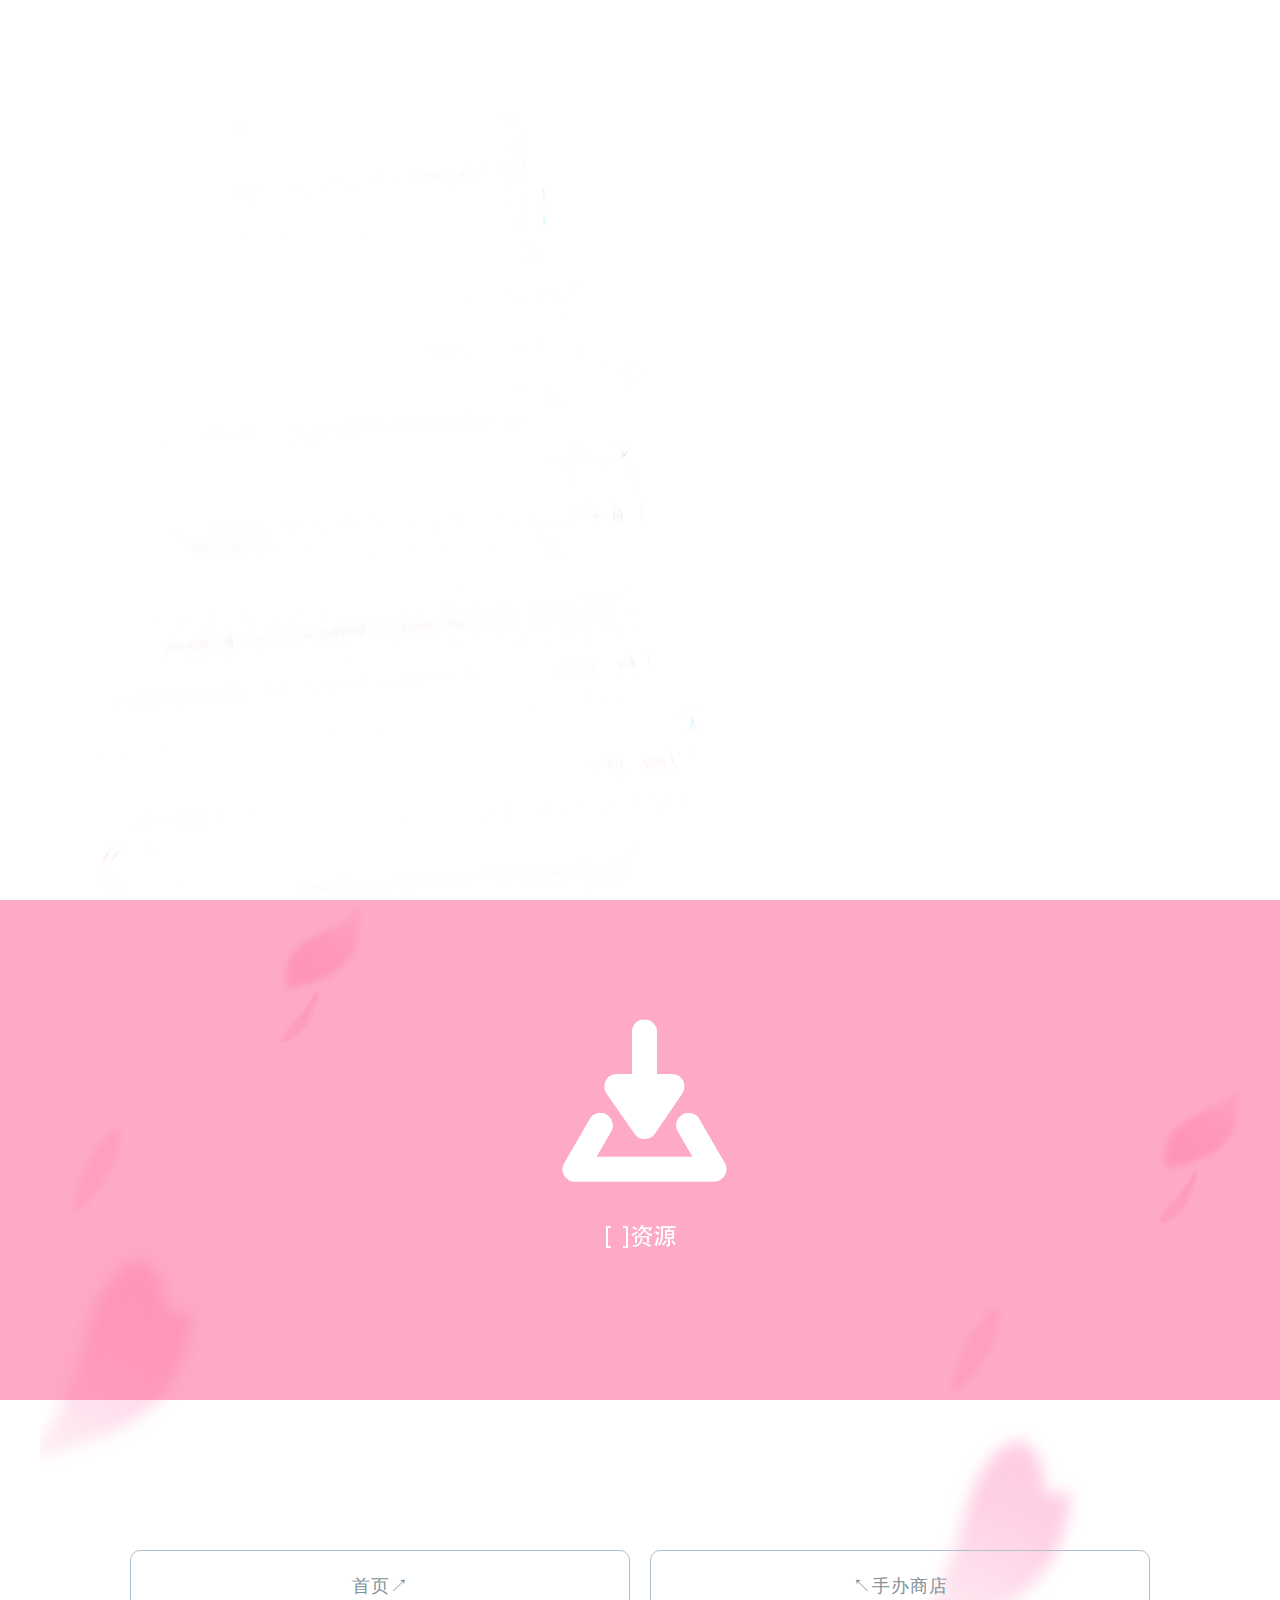
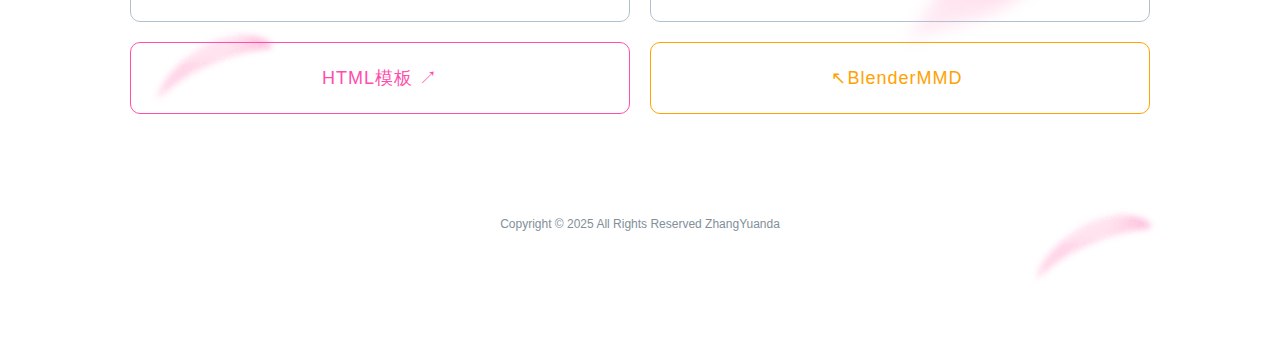
<file: templates/0v0.html>
﻿<!DOCTYPE html>
<html>

<head>
    <!-- 设置文档的字符集为UTF-8 -->
    <meta charset="utf-8">
    <!-- 设置页面标题 -->
    <title>[  ]资源</title>
    <!-- 设置浏览器兼容性 -->
    <meta http-equiv="X-UA-Compatible" content="IE=edge, chrome=1">
    <!-- 设置页面描述 -->
    <meta name="description" content="[  ]资源">
    <!-- 设置页面关键字 -->
    <meta name="keywords" content="[  ]资源">
    <!-- 设置作者信息 -->
    <meta name="author" content="BOX STUDIO">
    <!-- 设置视口，禁止用户缩放 -->
    <meta name="viewport" content="width=device-width, user-scalable=no">
    <!-- 设置网站图标 -->
    <link rel="shortcut icon" href="favicon.ico">
    <!-- 引入样式表 -->
    <link rel="stylesheet" href="./styles/master.css">
</head>

<body id="teaser-page">
    <div class="l-stage">
        <main>
            <!-- 页面主体部分开始 -->
            <div class="l-intro">
                <!-- 简介部分 -->
                <div class="intro-btn-skip"><a id="s_st" href="#">S_ST</a></div>
            </div>
            <div class="l-main">
                <!-- 主要内容部分 -->
                <div class="l-first">
                    <!-- 第一部分 -->
                    <div class="first-bg"></div>
                    <div class="first-flare-wrap">
                        <div class="first-flare01"></div>
                        <div class="first-flare02"></div>
                    </div>
                    <div class="first-megumi-back"></div>
                    <div class="first-megumi-front"></div>
                    <div class="first-text-wrap">
                        <!-- 第一部分文本部分 -->
                        <div class="first-text-main">
                            <img src="./images/teaser/main_text.png" width="416" height="442" class="pcv">
                            <img src="./images/teaser/main_text_sp.png" class="spv">
                        </div>
                        <div class="first-text">
                            <!-- 文本内容 -->
                            <!-- 这里包含很多<span>标签，每个对应一段文本 -->
                        </div>
                    </div>
                    <div class="sakura-front">
                        <!-- 樱花效果 -->
                        <div class="sakura-front-l"></div>
                        <div class="sakura-front-m"></div>
                        <div class="sakura-front-s"></div>
                    </div>
                </div>
                <div class="l-fix"></div>
                <div class="l-second">
                    <!-- 第二部分 -->
                    <div class="sakura-back">
                        <!-- 背景樱花效果 -->
                        <div class="sakura-back-l"></div>
                        <div class="sakura-back-m"></div>
                        <div class="sakura-back-s"></div>
                    </div>
                    <div class="l-movie">
                        <!-- 视频部分 -->
                        <div class="movie-ss"></div>
                        <div id="movie-player"></div>
                        <div class="movie-btn">
                            <div class="movie-btn-play">
                                <!-- 视频播放按钮 -->
                                <a target="_blank" href="#">
                                    <img src="./images/teaser/main_movie_btn_play.png" width="401" height="257">
                                </a>
                            </div>
                        </div>
                    </div>
                    <div class="l-news-wrap">
                        <!-- 新闻部分 -->
                        <div class="l-news">
                            <div class="news-btn-more">
                                <!-- 新闻更多按钮 -->
                                <a target="_blank" href="index.html">首页↗</a>
                            </div>
                            <div class="link-btn-1st_site pcv">
                                <!-- 第一站链接 -->
                                <a target="_blank" href="#">HTML模板 ↗</a>
                            </div>
                        </div>
                        <div class="l-twitter">
                            <!-- Twitter部分 -->
                            <div class="twitter-btn-more">
                                <!-- Twitter更多按钮 -->
                                <a target="_blank" href="#">↖手办商店</a>
                            </div>
                            <div class="link-btn-1st_site">
                                <!-- 第一站链接 -->
                                <a target="_blank" href="#">HTML模板</a>
                            </div>
                            <div class="link-btn-radio">
                                <!-- 博客链接 -->
                                <a target="_blank" href="#">↖BlenderMMD&nbsp;</a>
                            </div>
                        </div>
                    </div>
                    <footer class="l-footer">
                        <!-- 页脚 -->
                        <p class="footer-copy">Copyright © 2025 All Rights Reserved ZhangYuanda </p>
                    </footer>
                </div>
            </div>
        </main>
    </div>
    <!-- 引入脚本 -->
    <script src="./scripts/libs.min.js"></script>
    <script src="./scripts/functions.min.js"></script>
</body>

</html>
</file>
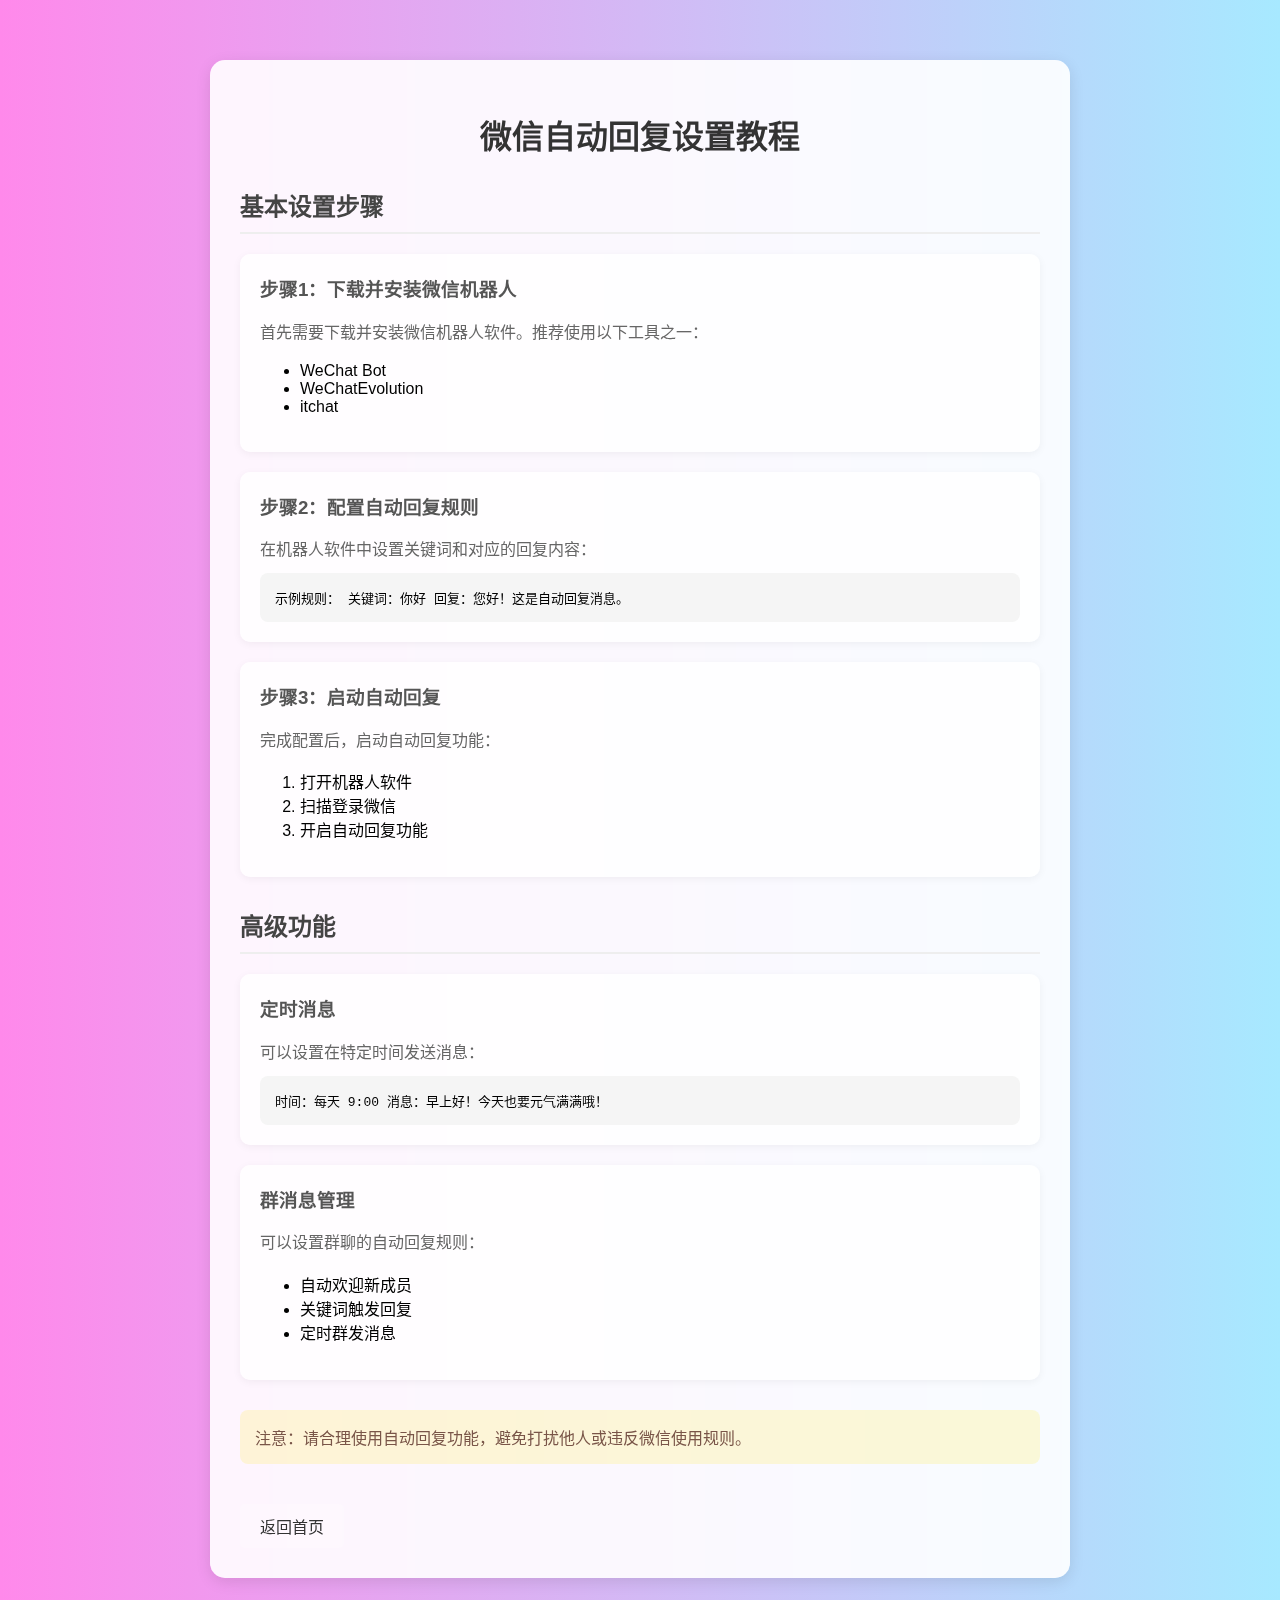
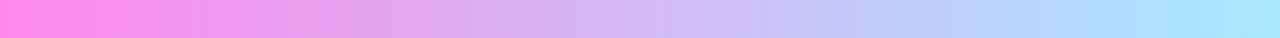
<file: templates/autowx.html>
<!DOCTYPE html>
<html lang="zh-CN">
<head>
    <meta charset="UTF-8">
    <meta name="viewport" content="width=device-width, initial-scale=1.0">
    <title>微信自动回复</title>
    <style>
        body {
            font-family: 'Roboto', sans-serif;
            background: linear-gradient(to right, #ff89eb, #a7e9ff);
            margin: 0;
            padding: 20px;
            min-height: 100vh;
        }

        .container {
            max-width: 800px;
            margin: 40px auto;
            background: rgba(255, 255, 255, 0.9);
            border-radius: 15px;
            padding: 30px;
            box-shadow: 0 4px 15px rgba(0, 0, 0, 0.1);
            backdrop-filter: blur(10px);
        }

        h1 {
            color: #333;
            text-align: center;
            margin-bottom: 30px;
        }

        .section {
            margin-bottom: 30px;
        }

        h2 {
            color: #444;
            border-bottom: 2px solid #eee;
            padding-bottom: 10px;
            margin-bottom: 20px;
        }

        .step {
            background: rgba(255, 255, 255, 0.8);
            border-radius: 10px;
            padding: 20px;
            margin-bottom: 20px;
            box-shadow: 0 2px 8px rgba(0, 0, 0, 0.05);
        }

        .step h3 {
            color: #555;
            margin-top: 0;
        }

        .step p {
            color: #666;
            line-height: 1.6;
            margin: 10px 0;
        }

        .code-block {
            background: #f5f5f5;
            padding: 15px;
            border-radius: 8px;
            overflow-x: auto;
            font-family: monospace;
        }

        .note {
            background: rgba(255, 235, 59, 0.2);
            padding: 15px;
            border-radius: 8px;
            margin: 20px 0;
        }

        .note p {
            margin: 0;
            color: #795548;
        }

        img {
            max-width: 100%;
            border-radius: 8px;
            margin: 10px 0;
        }

        .back-btn {
            display: inline-block;
            padding: 10px 20px;
            background: rgba(255, 255, 255, 0.2);
            color: #333;
            text-decoration: none;
            border-radius: 5px;
            margin-top: 20px;
            transition: all 0.3s ease;
        }

        .back-btn:hover {
            background: rgba(255, 255, 255, 0.3);
            transform: translateY(-2px);
        }
    </style>
</head>
<body>
    <div class="container">
        <h1>微信自动回复设置教程</h1>

        <div class="section">
            <h2>基本设置步骤</h2>
            
            <div class="step">
                <h3>步骤1：下载并安装微信机器人</h3>
                <p>首先需要下载并安装微信机器人软件。推荐使用以下工具之一：</p>
                <ul>
                    <li>WeChat Bot</li>
                    <li>WeChatEvolution</li>
                    <li>itchat</li>
                </ul>
            </div>

            <div class="step">
                <h3>步骤2：配置自动回复规则</h3>
                <p>在机器人软件中设置关键词和对应的回复内容：</p>
                <div class="code-block">
                    示例规则：
                    关键词：你好
                    回复：您好！这是自动回复消息。
                </div>
            </div>

            <div class="step">
                <h3>步骤3：启动自动回复</h3>
                <p>完成配置后，启动自动回复功能：</p>
                <ol>
                    <li>打开机器人软件</li>
                    <li>扫描登录微信</li>
                    <li>开启自动回复功能</li>
                </ol>
            </div>
        </div>

        <div class="section">
            <h2>高级功能</h2>
            
            <div class="step">
                <h3>定时消息</h3>
                <p>可以设置在特定时间发送消息：</p>
                <div class="code-block">
                    时间：每天 9:00
                    消息：早上好！今天也要元气满满哦！
                </div>
            </div>

            <div class="step">
                <h3>群消息管理</h3>
                <p>可以设置群聊的自动回复规则：</p>
                <ul>
                    <li>自动欢迎新成员</li>
                    <li>关键词触发回复</li>
                    <li>定时群发消息</li>
                </ul>
            </div>
        </div>

        <div class="note">
            <p>注意：请合理使用自动回复功能，避免打扰他人或违反微信使用规则。</p>
        </div>

        <a href="index.html" class="back-btn">返回首页</a>
    </div>
</body>
</html>
</file>
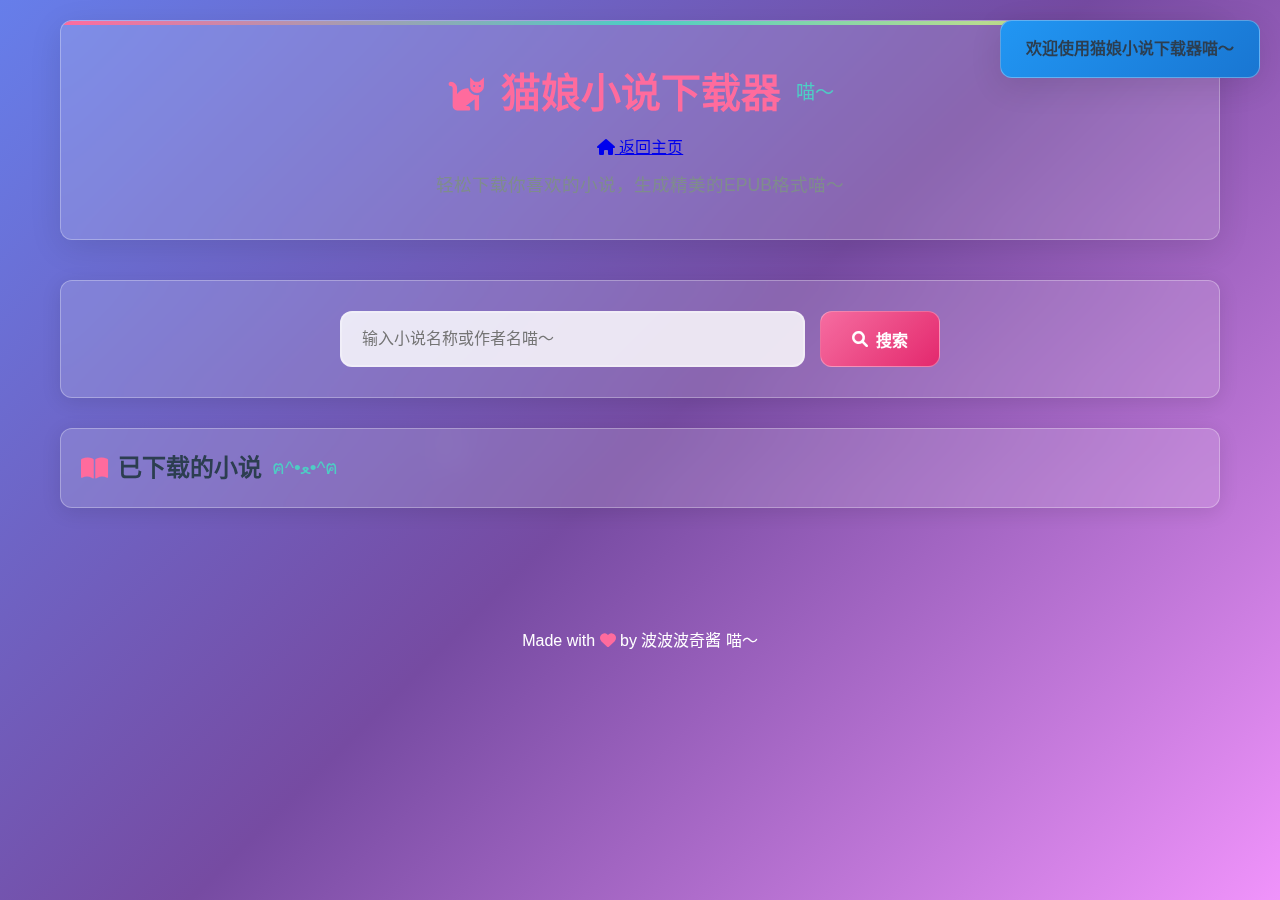
<file: templates/book.html>
<!DOCTYPE html>
<html lang="zh-CN">
<head>
    <meta charset="UTF-8">
    <meta name="viewport" content="width=device-width, initial-scale=1.0">
    <title>🐱 猫娘小说下载器</title>
    <link rel="stylesheet" href="/static/css/style.css">
    <link href="https://cdnjs.cloudflare.com/ajax/libs/font-awesome/6.0.0/css/all.min.css" rel="stylesheet">
</head>
<body>
    <div class="container">
        <!-- 头部 -->
        <header class="header">
            <div class="header-content">
                <div class="header-top">
                    <h1 class="title">
                        <i class="fas fa-cat"></i>
                        猫娘小说下载器
                        <span class="subtitle">喵～</span>
                    </h1>
                    <a href="/" class="home-btn">
                        <i class="fas fa-home"></i>
                        返回主页
                    </a>
                </div>
                <p class="description">轻松下载你喜欢的小说，生成精美的EPUB格式喵～</p>
            </div>
        </header>

        <!-- 搜索区域 -->
        <section class="search-section">
            <div class="search-container">
                <div class="search-box">
                    <input type="text" id="searchInput" placeholder="输入小说名称或作者名喵～" class="search-input">
                    <button id="searchBtn" class="search-btn">
                        <i class="fas fa-search"></i>
                        搜索
                    </button>
                </div>
                
                <!-- 代理配置已移除 -->
            </div>
        </section>

        <!-- 已下载小说区域 -->
        <section class="downloaded-novels-section">
            <h2 class="section-title">
                <i class="fas fa-book-open"></i>
                已下载的小说 <span class="subtitle">ฅ^•ﻌ•^ฅ</span>
            </h2>
            <div class="downloaded-novels-grid">
                <!-- 动态加载已下载的小说列表 -->
            </div>
        </section>

        <!-- 搜索结果区域 -->
        <section class="results-section" id="resultsSection" style="display: none;">
            <h2 class="section-title">
                <i class="fas fa-book"></i>
                搜索结果
            </h2>
            <div id="searchResults" class="results-grid"></div>
        </section>

        <!-- 小说详情区域 -->
        <section class="novel-detail-section" id="novelDetailSection" style="display: none;">
            <h2 class="section-title">
                <i class="fas fa-info-circle"></i>
                小说详情
            </h2>
            <div id="novelDetail" class="novel-detail"></div>
        </section>

        <!-- 下载设置区域 -->
        <section class="download-section" id="downloadSection" style="display: none;">
            <h2 class="section-title">
                <i class="fas fa-download"></i>
                下载设置
            </h2>
            <div class="download-settings">
                <div class="setting-group">
                    <label for="startChapter">起始章节：</label>
                    <input type="number" id="startChapter" value="1" min="1" class="chapter-input">
                </div>
                <div class="setting-group">
                    <label for="endChapter">结束章节：</label>
                    <input type="number" id="endChapter" min="1" class="chapter-input" placeholder="留空下载全部">
                </div>
                <button id="downloadBtn" class="download-btn">
                    <i class="fas fa-download"></i>
                    开始下载
                </button>
            </div>
        </section>



        <!-- 加载动画 -->
        <div id="loadingOverlay" class="loading-overlay" style="display: none;">
            <div class="terminal-container loading-terminal">
                <div class="terminal-header">
                    <div class="terminal-buttons">
                        <span class="terminal-btn close"></span>
                        <span class="terminal-btn minimize"></span>
                        <span class="terminal-btn maximize"></span>
                    </div>
                    <div class="terminal-title">猫娘系统加载中...</div>
                </div>
                <div class="terminal-body" id="loadingTerminalBody">
                    <div class="terminal-line">
                        <span class="terminal-prompt">猫娘@系统:~$</span>
                        <span class="terminal-text">正在初始化猫娘系统喵～</span>
                    </div>
                    <div class="terminal-line">
                        <span class="terminal-prompt">猫娘@系统:~$</span>
                        <span class="terminal-text loading-dots">加载中<span class="dots">...</span></span>
                    </div>
                </div>
            </div>
        </div>

        <!-- 消息提示 -->
        <div id="messageToast" class="message-toast"></div>
    </div>

    <!-- 页脚 -->
    <footer class="footer">
        <p>Made with <i class="fas fa-heart"></i> by 波波波奇酱 喵～</p>
    </footer>

    <script src="/static/js/app.js"></script>
</body>
</html>
</file>
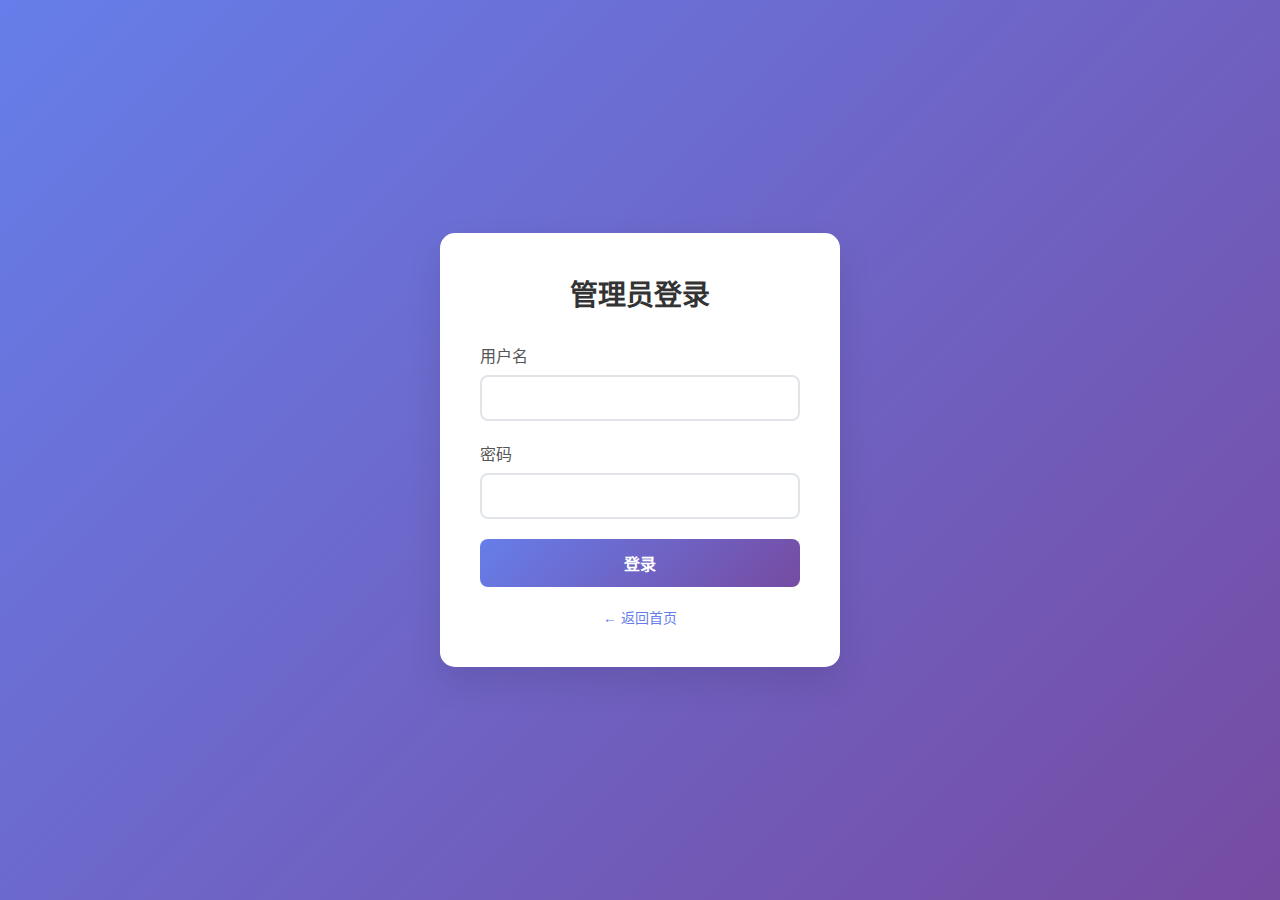
<file: templates/admin/login.html>
<!DOCTYPE html>
<html lang="zh-CN">
<head>
    <meta charset="UTF-8">
    <meta name="viewport" content="width=device-width, initial-scale=1.0">
    <title>管理员登录 - 资源分享平台</title>
    <style>
        * {
            margin: 0;
            padding: 0;
            box-sizing: border-box;
        }

        body {
            font-family: 'Segoe UI', Tahoma, Geneva, Verdana, sans-serif;
            background: linear-gradient(135deg, #667eea 0%, #764ba2 100%);
            min-height: 100vh;
            display: flex;
            align-items: center;
            justify-content: center;
        }

        .login-container {
            background: white;
            padding: 40px;
            border-radius: 15px;
            box-shadow: 0 15px 35px rgba(0, 0, 0, 0.1);
            width: 100%;
            max-width: 400px;
            text-align: center;
        }

        .login-title {
            color: #333;
            margin-bottom: 30px;
            font-size: 28px;
            font-weight: 600;
        }

        .form-group {
            margin-bottom: 20px;
            text-align: left;
        }

        .form-group label {
            display: block;
            margin-bottom: 8px;
            color: #555;
            font-weight: 500;
        }

        .form-group input {
            width: 100%;
            padding: 12px 15px;
            border: 2px solid #e1e5e9;
            border-radius: 8px;
            font-size: 16px;
            transition: border-color 0.3s ease;
        }

        .form-group input:focus {
            outline: none;
            border-color: #667eea;
        }

        .login-btn {
            width: 100%;
            padding: 12px;
            background: linear-gradient(135deg, #667eea 0%, #764ba2 100%);
            color: white;
            border: none;
            border-radius: 8px;
            font-size: 16px;
            font-weight: 600;
            cursor: pointer;
            transition: transform 0.2s ease;
        }

        .login-btn:hover {
            transform: translateY(-2px);
        }

        .login-btn:disabled {
            opacity: 0.6;
            cursor: not-allowed;
            transform: none;
        }

        .error-message {
            color: #e74c3c;
            margin-top: 15px;
            padding: 10px;
            background: #fdf2f2;
            border-radius: 5px;
            border-left: 4px solid #e74c3c;
            display: none;
        }

        .back-link {
            margin-top: 20px;
            display: block;
            color: #667eea;
            text-decoration: none;
            font-size: 14px;
        }

        .back-link:hover {
            text-decoration: underline;
        }

        .loading {
            display: none;
            margin-top: 10px;
        }

        .loading::after {
            content: '';
            display: inline-block;
            width: 20px;
            height: 20px;
            border: 2px solid #f3f3f3;
            border-top: 2px solid #667eea;
            border-radius: 50%;
            animation: spin 1s linear infinite;
        }

        @keyframes spin {
            0% { transform: rotate(0deg); }
            100% { transform: rotate(360deg); }
        }
    </style>
</head>
<body>
    <div class="login-container">
        <h1 class="login-title">管理员登录</h1>
        
        <form id="loginForm">
            <div class="form-group">
                <label for="username">用户名</label>
                <input type="text" id="username" name="username" required>
            </div>
            
            <div class="form-group">
                <label for="password">密码</label>
                <input type="password" id="password" name="password" required>
            </div>
            
            <button type="submit" class="login-btn" id="loginBtn">登录</button>
            
            <div class="loading" id="loading"></div>
            <div class="error-message" id="errorMessage"></div>
        </form>
        
        <a href="/" class="back-link">← 返回首页</a>
    </div>

    <script>
        document.getElementById('loginForm').addEventListener('submit', async function(e) {
            e.preventDefault();
            
            const username = document.getElementById('username').value.trim();
            const password = document.getElementById('password').value;
            const loginBtn = document.getElementById('loginBtn');
            const loading = document.getElementById('loading');
            const errorMessage = document.getElementById('errorMessage');
            
            if (!username || !password) {
                showError('请填写完整的登录信息');
                return;
            }
            
            // 显示加载状态
            loginBtn.disabled = true;
            loginBtn.textContent = '登录中...';
            loading.style.display = 'block';
            errorMessage.style.display = 'none';
            
            try {
                const response = await fetch('/api/login', {
                    method: 'POST',
                    headers: {
                        'Content-Type': 'application/json'
                    },
                    body: JSON.stringify({ username, password })
                });
                
                const data = await response.json();
                
                if (data.success) {
                    // 检查是否为管理员
                    if (username === 'admin') {
                        window.location.href = '/admin';
                    } else {
                        showError('权限不足，仅管理员可访问');
                    }
                } else {
                    showError(data.message || '登录失败');
                }
            } catch (error) {
                showError('网络错误，请稍后重试');
            } finally {
                // 恢复按钮状态
                loginBtn.disabled = false;
                loginBtn.textContent = '登录';
                loading.style.display = 'none';
            }
        });
        
        function showError(message) {
            const errorMessage = document.getElementById('errorMessage');
            errorMessage.textContent = message;
            errorMessage.style.display = 'block';
        }
        
        // 回车键提交
        document.addEventListener('keypress', function(e) {
            if (e.key === 'Enter') {
                document.getElementById('loginForm').dispatchEvent(new Event('submit'));
            }
        });
    </script>
</body>
</html>
</file>
<file: templates/styles/master.css>
/* 设置字符编码为UTF-8 */
@charset "UTF-8";

/* 重置所有元素的默认样式 */
html, body, div, span, object, iframe,
h1, h2, h3, h4, h5, h6, p, blockquote, pre,
abbr, address, cite, code,
del, dfn, em, img, ins, kbd, q, samp,
small, strong, sub, sup, var,
b, i,
dl, dt, dd, ol, ul, li,
fieldset, form, label, legend,
table, caption, tbody, tfoot, thead, tr, th, td,
article, aside, canvas, details, figcaption, figure,
footer, header, hgroup, menu, nav, section, summary,
time, mark, audio, video {
  margin: 0; /* 外边距设置为0 */
  padding: 0; /* 内边距设置为0 */
  border: 0; /* 边框设置为0 */
  outline: 0; /* 轮廓设置为0 */
  font-size: 100%; /* 字体大小设置为100% */
  vertical-align: baseline; /* 垂直对齐方式设置为基线 */
  background: transparent; /* 背景设置为透明 */
}

/* 设置body的行高为1 */
body {
  line-height: 1;
}

/* 设置块级元素的默认显示方式为块级 */
article, aside, details, figcaption, figure,
footer, header, hgroup, menu, nav, section {
  display: block;
}

/* 移除列表的默认样式 */
nav ul, li {
  list-style: none;
}

/* 移除引用的默认样式 */
blockquote, q {
  quotes: none;
}

/* 移除引用前后的内容 */
blockquote:before, blockquote:after,
q:before, q:after {
  content: "";
  content: none;
}

/* 设置超链接的默认样式 */
a {
  margin: 0; /* 外边距设置为0 */
  padding: 0; /* 内边距设置为0 */
  font-size: 100%; /* 字体大小设置为100% */
  vertical-align: baseline; /* 垂直对齐方式设置为基线 */
  background: transparent; /* 背景设置为透明 */
}

/* 下划线样式 */
ins {
  background-color: #ff9; /* 背景颜色设置为黄色 */
  color: #000; /* 文字颜色设置为黑色 */
  text-decoration: none; /* 移除下划线 */
}

/* 高亮样式 */
mark {
  background-color: #ff9; /* 背景颜色设置为黄色 */
  color: #000; /* 文字颜色设置为黑色 */
  font-style: italic; /* 字体样式设置为斜体 */
  font-weight: bold; /* 字体粗细设置为粗体 */
}

/* 删除线样式 */
del {
  text-decoration: line-through; /* 添加删除线 */
}

/* 缩写和定义的样式 */
abbr[title], dfn[title] {
  border-bottom: 1px dotted; /* 下方添加点状边框 */
  cursor: help; /* 鼠标悬停时显示帮助图标 */
}

/* 表格样式 */
table {
  border-collapse: collapse; /* 合并单元格边框 */
  border-spacing: 0; /* 单元格间距设置为0 */
}

/* 水平分割线样式 */
hr {
  display: block; /* 设置为块级元素 */
  height: 1px; /* 高度设置为1像素 */
  border: 0; /* 移除边框 */
  border-top: 1px solid #cccccc; /* 上方添加1像素灰色实线 */
  margin: 1em 0; /* 上下外边距设置为1em，左右为0 */
  padding: 0; /* 内边距设置为0 */
}

/* 输入和选择元素的垂直对齐方式 */
input, select {
  vertical-align: middle; /* 垂直对齐方式设置为居中 */
}

/* ============================================== */
/* 通用设置 */
/* ============================================== */

/* 页面基础样式 */
html, body {
  width: 100%; /* 宽度设置为100% */
  height: 100%; /* 高度设置为100% */
}

/* 页面背景和字体设置 */
body {
  background: #fff; /* 背景颜色设置为白色 */
  color: #82909a; /* 文字颜色设置为灰色 */
  -webkit-backface-visibility: hidden; /* 隐藏背面 */
          backface-visibility: hidden; /* 隐藏背面 */
  font-family: 'Microsoft YaHei', 'Droid Sans Fallback', SimHei, Arial, Helvetica, tahoma, sans-serif; /* 字体设置 */
  font-size: 16px; /* 字体大小设置为16像素 */
  font-size: 16px; /* 字体大小设置为16像素（重复设置以确保兼容性） */
  font-size: 1rem; /* 字体大小设置为1rem */
  line-height: 1; /* 行高设置为1 */
}

/* 主要和章节元素的宽度和高度设置 */
main,
section {
  width: 100%; /* 宽度设置为100% */
  height: 100%; /* 高度设置为100% */
}

/* 超链接的默认样式和鼠标悬停效果 */
a {
  color: inherit; /* 文字颜色继承父元素 */
  outline: none; /* 轮廓设置为无 */
  text-decoration: none; /* 文字下划线设置为无 */
}

/* 特定类名的链接过渡效果 */
.l-social a,
.intro-btn-skip a,
.footer-menu a,
.l-news-wrap a,
.movie-btn a,
.first-btn-1st a {
  opacity: 1; /* 不透明度设置为1 */
  filter: alpha(opacity=100); /* IE8及以下版本不透明度设置为100 */
  -webkit-transition: 0.3s; /* 过渡效果设置为0.3秒 */
          transition: 0.3s; /* 过渡效果设置为0.3秒 */
}
.l-social a:hover,
.intro-btn-skip a:hover,
.footer-menu a:hover,
.l-news-wrap a:hover,
.movie-btn a:hover,
.first-btn-1st a:hover {
  opacity: 0.5; /* 鼠标悬停时不透明度设置为0.5 */
  filter: alpha(opacity=50); /* IE8及以下版本不透明度设置为50 */
  -webkit-transition: 0.3s; /* 过渡效果设置为0.3秒 */
          transition: 0.3s; /* 过渡效果设置为0.3秒 */
}

/* 视图切换类 */
.pcv {
  display: block; /* 显示方式设置为块级 */
}

.spv {
  display: none; /* 显示方式设置为隐藏 */
}

/* 图片视图切换 */
img.pcv {
  display: inline; /* 显示方式设置为内联 */
}

img.spv {
  display: none; /* 显示方式设置为隐藏 */
}

/* 舞台样式 */
.l-stage {
  position: relative; /* 定位设置为相对定位 */
  overflow: hidden; /* 溢出内容隐藏 */
  width: 100%; /* 宽度设置为100% */
  height: 100%; /* 高度设置为100% */
  min-width: 1200px; /* 最小宽度设置为1200像素 */
  min-height: 800px; /* 最小高度设置为800像素 */
}

/* 封面样式 */
.cover {
  display: none; /* 显示方式设置为隐藏 */
  background: #fff; /* 背景颜色设置为白色 */
  width: 100%; /* 宽度设置为100% */
  height: 100%; /* 高度设置为100% */
  position: fixed; /* 定位设置为固定定位 */
  top: 0; /* 顶部位置设置为0 */
  left: 0; /* 左侧位置设置为0 */
  z-index: 100; /* 层级设置为100 */
  filter: url('data:image/svg+xml;charset=utf-8,<svg xmlns="http://www.w3.org/2000/svg"><filter  id="filter"><feComponentTransfer color-interpolation-filters="sRGB"><feFuncR type="linear" slope="1" /><feFuncG type="linear" slope="1" /><feFuncB type="linear" slope="1" /></feComponentTransfer></filter></svg>#filter'); /* 应用SVG滤镜 */
  -webkit-filter: brightness(100%); /* 亮度设置为100% */
          filter: brightness(100%); /* 亮度设置为100% */
}

/* ============================================== */
/* 引言部分样式 */
/* ============================================== */

/* 引言背景样式 */
.l-intro {
  background: #fff; /* 背景颜色设置为白色 */
  width: 100%; /* 宽度设置为100% */
  height: 100%; /* 高度设置为100% */
  min-width: 1200px;
  min-height: 800px;
  position: absolute;
  z-index: 100;
  overflow: hidden;
}


/* 跳过引导按钮的样式 */
.intro-btn-skip {
  position: fixed; /* 固定定位 */
  top: 31px; /* 距离顶部31像素 */
  right: 40px; /* 距离右侧40像素 */
  z-index: 1000; /* 层级设置为1000 */
  opacity: 0; /* 不透明度设置为0，即完全透明 */
  filter: alpha(opacity=0); /* 对于旧版IE的不透明度设置 */
}

/* 跳过引导按钮内的链接样式 */
.intro-btn-skip a {
  display: block; /* 显示为块级元素 */
  color: #000; /* 文字颜色设置为黑色 */
  font-size: 14px; /* 字体大小设置为14像素 */
  -webkit-font-smoothing: antialiased; /* 使用抗锯齿字体平滑处理 */
  font-style: italic; /* 字体样式设置为斜体 */
  letter-spacing: 0.5px; /* 字母间距设置为0.5像素 */
  background: url("../images/teaser/intro_ico_skip.png") no-repeat right 3px; /* 背景图片设置，不重复，且图片位置在右侧3像素 */
  padding: 0 15px 0 0; /* 内边距设置，左侧0，右侧15像素，上下为0 */
}

/* 引导内容内部容器的样式 */
.l-intro-inner {
  position: absolute; /* 绝对定位 */
  width: 10000px; /* 宽度设置为10000像素 */
  height: 10000px; /* 高度设置为10000像素 */
}

/* 隐藏特定设备视图的引导内容 */
.intro-box-vsl-sp,
.intro-box-text-sp {
  display: none; /* 显示方式设置为隐藏 */
}

/* 引导盒子的通用样式 */
.intro-box,
.intro-box-text,
.intro-box-name,
.intro-box-movie,
.intro-box-movie .movie-mask,
#intro-box-megumi {
  position: absolute; /* 绝对定位 */
  z-index: 0; /* 层级设置为0 */
}

/* 引导盒子的样式 */
.intro-box {
  display: none; /* 显示方式设置为隐藏 */
  width: 1200px; /* 宽度设置为1200像素 */
  height: 800px; /* 高度设置为800像素 */
  top: 0; /* 顶部位置设置为0 */
  bottom: 0; /* 底部位置设置为0 */
  left: 0; /* 左侧位置设置为0 */
  right: 0; /* 右侧位置设置为0 */
  margin: auto; /* 外边距自动设置，水平居中 */
}

/* 引导盒子内的图片、文本和名称的初始透明度 */
.intro-box-movie,
.intro-box-text,
.intro-box-name {
  opacity: 0; /* 不透明度设置为0，即完全透明 */
  filter: alpha(opacity=0); /* 对于旧版IE的不透明度设置 */
}

/* 特定引导盒子的样式 */
#intro-box-eriri .intro-box-movie {
  left: 78px; /* 左侧位置设置为78像素 */
  top: 243px; /* 顶部位置设置为243像素 */
}
#intro-box-eriri .intro-box-text {
  background: url("../images/teaser/intro_eriri_text.png") no-repeat 0 0; /* 背景图片设置，不重复，位置为0 */
  left: 888px; /* 左侧位置设置为888像素 */
  top: 139px; /* 顶部位置设置为139像素 */
  width: 178px; /* 宽度设置为178像素 */
  height: 477px; /* 高度设置为477像素 */
}
#intro-box-eriri .intro-box-name {
  background: url("../images/teaser/intro_eriri_name.png") no-repeat 0 0; /* 背景图片设置，不重复，位置为0 */
  left: 838px; /* 左侧位置设置为838像素 */
  top: 137px; /* 顶部位置设置为137像素 */
  width: 10px; /* 宽度设置为10像素 */
  height: 223px; /* 高度设置为223像素 */
}

/* 其他引导盒子的样式，类似上述样式，根据实际内容进行调整 */
#intro-box-utaha .intro-box-movie {
  left: 380px; /* 左侧位置设置为380像素 */
  top: 265px; /* 顶部位置设置为265像素 */
}
#intro-box-utaha .intro-box-text {
  background: url("../images/teaser/intro_utaha_text.png") no-repeat 0 0; /* 背景图片设置，不重复，位置为0 */
  left: 133px; /* 左侧位置设置为133像素 */
  top: 97px; /* 顶部位置设置为97像素 */
  width: 469px; /* 宽度设置为469像素 */
  height: 155px; /* 高度设置为155像素 */
}
#intro-box-utaha .intro-box-name {
  background: url("../images/teaser/intro_utaha_name.png") no-repeat 0 0; /* 背景图片设置，不重复，位置为0 */
  left: 132px; /* 左侧位置设置为132像素 */
  top: 296px; /* 顶部位置设置为296像素 */
  width: 184px; /* 宽度设置为184像素 */
  height: 10px; /* 高度设置为10像素 */
}

/* 其他引导盒子的样式，类似上述样式，根据实际内容进行调整 */
#intro-box-izumi .intro-box-movie {
  left: 50px; /* 左侧位置设置为50像素 */
  top: 104px; /* 顶部位置设置为104像素 */
}
#intro-box-izumi .intro-box-text {
  background: url("../images/teaser/intro_izumi_text.png") no-repeat 0 0; /* 背景图片设置，不重复，位置为0 */
  left: 542px; /* 左侧位置设置为542像素 */
  top: 552px; /* 顶部位置设置为552像素 */
  width: 556px; /* 宽度设置为556像素 */
  height: 95px; /* 高度设置为95像素 */
}
css
/* 特定引导盒子的样式 */
#intro-box-izumi .intro-box-name {
  background: url("../images/teaser/intro_izumi_name.png") no-repeat 0 0; /* 使用指定背景图片，不重复，位置为0 */
  left: 542px; /* 左侧位置设置为542像素 */
  top: 679px; /* 顶部位置设置为679像素 */
  width: 130px; /* 宽度设置为130像素 */
  height: 10px; /* 高度设置为10像素 */
}

#intro-box-michiru .intro-box-movie {
  left: 301px; /* 左侧位置设置为301像素 */
  top: 99px; /* 顶部位置设置为99像素 */
}

#intro-box-michiru .intro-box-text {
  background: url("../images/teaser/intro_michiru_text.png") no-repeat 0 0; /* 使用指定背景图片，不重复，位置为0 */
  left: 129px; /* 左侧位置设置为129像素 */
  top: 292px; /* 顶部位置设置为292像素 */
  width: 158px; /* 宽度设置为158像素 */
  height: 380px; /* 高度设置为380像素 */
}

#intro-box-michiru .intro-box-name {
  background: url("../images/teaser/intro_michiru_name.png") no-repeat 0 0; /* 使用指定背景图片，不重复，位置为0 */
  left: 88px; /* 左侧位置设置为88像素 */
  top: 295px; /* 顶部位置设置为295像素 */
  width: 9px; /* 宽度设置为9像素 */
  height: 134px; /* 高度设置为134像素 */
}

/* 特定引导盒子的隐藏样式 */
#intro-box-megumi {
  display: none; /* 显示方式设置为隐藏 */
  width: 1200px; /* 宽度设置为1200像素 */
  height: 800px; /* 高度设置为800像素 */
  top: 0; /* 顶部位置设置为0 */
  bottom: 0; /* 底部位置设置为0 */
  left: 0; /* 左侧位置设置为0 */
  right: 0; /* 右侧位置设置为0 */
  margin: auto; /* 外边距自动设置，水平和垂直居中 */
}

/* 特定引导盒子的视觉元素样式 */
#intro-box-megumi .intro-box-visual {
  background: url("../images/teaser/intro_megumi.png") no-repeat 0 0; /* 使用指定背景图片，不重复，位置为0 */
  position: absolute; /* 绝对定位 */
  top: -180px; /* 顶部位置设置为-180像素 */
  left: 0; /* 左侧位置设置为0 */
  right: 0; /* 右侧位置设置为0 */
  margin: auto; /* 外边距自动设置，水平和垂直居中 */
  width: 754px; /* 宽度设置为754像素 */
  height: 1286px; /* 高度设置为1286像素 */
}

/* 特定引导盒子的视觉元素的测试样式 */
#intro-box-megumi .intro-box-visual.test {
  background-size: 100% auto; /* 背景图片尺寸设置为宽度100%，高度自动 */
  left: 181px; /* 左侧位置设置为181像素 */
  top: 40px; /* 顶部位置设置为40像素 */
  right: auto; /* 右侧位置自动 */
  width: 481px; /* 宽度设置为481像素 */
  height: 839px; /* 高度设置为839像素 */
}

/* 特定引导盒子的文本样式 */
#intro-box-megumi .intro-box-text {
  background: url("../images/teaser/intro_megumi_text.png") no-repeat 0 0; /* 使用指定背景图片，不重复，位置为0 */
  position: absolute; /* 绝对定位 */
  left: 721px; /* 左侧位置设置为721像素 */
  top: 215px; /* 顶部位置设置为215像素 */
  width: 267px; /* 宽度设置为267像素 */
  height: 297px; /* 高度设置为297像素 */
}

/* -------------------- */
/* 文本样式 */
/* -------------------- */
.intro-box-text {
  z-index: 1; /* 层级设置为1 */
}

/* -------------------- */
/* 名称样式 */
/* -------------------- */
.intro-box-name {
  z-index: 1; /* 层级设置为1 */
}

/* -------------------- */
/* 电影样式 */
/* -------------------- */
.intro-box-movie {
  width: 759px; /* 宽度设置为759像素 */
  height: 427px; /* 高度设置为427像素 */
  z-index: 0; /* 层级设置为0 */
}
.intro-box-movie:before {
  content: ""; /* 伪元素内容为空 */
  display: block; /* 显示为块级元素 */
  width: 100%; /* 宽度设置为100% */
  height: 100px; /* 高度设置为100像素 */
  background: #fff; /* 背景颜色设置为白色 */
  position: absolute; /* 绝对定位 */
  top: -100px; /* 顶部位置设置为-100像素 */
  z-index: 100; /* 层级设置为100 */
}
.intro-box-movie:after {
  content: ""; /* 伪元素内容为空 */
  display: block; /* 显示为块级元素 */
  width: 100%; /* 宽度设置为100% */
  height: 50px; /* 高度设置为50像素 */
  background: #fff; /* 背景颜色设置为白色 */
  position: absolute; /* 绝对定位 */
  bottom: -50px; /* 底部位置设置为-50像素 */
  z-index: 100; /* 层级设置为100 */
}
.intro-box-movie .movie-mask {
  background: url("../images/teaser/intro_mask.png") no-repeat 0 0; /* 使用指定背景图片，不重复，位置为0 */
  top: 0; /* 顶部位置设置为0 */
  left: 0; /* 左侧位置设置为0 */
  z-index: 10; /* 层级设置为10 */
  width: 100%; /* 宽度设置为100% */
  height: 100%; /* 高度设置为100% */
}
.intro-box-movie .movie-mask:before {
  content: ""; /* 伪元素内容为空 */
  display: block; /* 显示为块级元素 */
  height: 100%; /* 高度设置为100% */
  width: 100px; /* 宽度设置为100像素 */
  background: #fff; /* 背景颜色设置为白色 */
  position: absolute; /* 绝对定位 */
  left: -100px; /* 左侧位置设置为-100像素 */
  z-index: 100; /* 层级设置为100 */
}
.intro-box-movie .movie-mask:after {
  content: ""; /* 伪元素内容为空 */
  display: block; /* 显示为块级元素 */
  height: 100%; /* 高度设置为100% */
  width: 50px; /* 宽度设置为50像素 */
  background: #fff; /* 背景颜色设置为白色 */
  position: absolute; /* 绝对定位 */
  right: -50px; /* 右侧位置设置为-50像素 */
  z-index: 100; /* 层级设置为100 */
}

/* ============================================== */
/* 主要内容样式 */
/* ============================================== */

/* 主要布局容器样式 */
.l-main {
  display: block; /* 显示为块级元素 */
  width: 100%; /* 宽度设置为100% */
  height: 100%; /* 高度设置为100% */
}

/* 第一部分的固定定位样式 */
.l-first {
  position: fixed; /* 固定定位 */
  top: 0; /* 顶部对齐 */
  left: 0; /* 左侧对齐 */
  z-index: 1; /* 层级设置为1 */
  overflow: hidden; /* 溢出内容隐藏 */
  width: 100%; /* 宽度设置为100% */
  height: 100%; /* 高度设置为100% */
}

/* 第一部分的Logo样式 */
.first-logo {
  position: fixed; /* 固定定位 */
  left: 0; /* 左侧对齐 */
  bottom: -3px; /* 底部位置设置为-3像素 */
  z-index: 101; /* 层级设置为101 */
}

/* 第一部分的主要文本样式 */
.first-text-main {
  pointer-events: none; /* 忽略鼠标事件 */
  position: absolute; /* 绝对定位 */
  left: 646px; /* 左侧位置设置为646像素 */
  top: 141px; /* 顶部位置设置为141像素 */
  z-index: 100; /* 层级设置为100 */
}

/* 第一部分的日期样式 */
.first-date {
  position: absolute; /* 绝对定位 */
  right: 0; /* 右侧对齐 */
  bottom: 0; /* 底部对齐 */
  z-index: 101; /* 层级设置为101 */
}
.first-date p {
  float: left; /* 浮动到左侧 */
  margin-right: 25px; /* 右侧外边距设置为25像素 */
}
.first-date li {
  float: left; /* 浮动到左侧 */
  margin-right: 30px; /* 右侧外边距设置为30像素 */
}
.first-date li:last-child {
  margin-right: 0; /* 最后一个元素的右侧外边距设置为0 */
}

/* 第一部分的第一个按钮样式 */
.first-btn-1st {
  position: fixed; /* 固定定位 */
  left: 30px; /* 左侧位置设置为30像素 */
  top: 30px; /* 顶部位置设置为30像素 */
  z-index: 100; /* 层级设置为100 */
}

/* 第一部分的背景层样式 */
.first-bg,
.first-megumi-back,
.first-megumi-front,
.first-flare-wrap,
.first-flare01,
.first-flare02 {
  pointer-events: none; /* 忽略鼠标事件 */
  position: absolute; /* 绝对定位 */
  top: 0; /* 顶部对齐 */
  left: 0; /* 左侧对齐 */
  width: 100%; /* 宽度设置为100% */
  height: 100%; /* 高度设置为100% */
  min-width: 1200px; /* 最小宽度设置为1200像素 */
  min-width: 800px; /* 最小宽度设置为800像素（重复设置以确保兼容性） */
}

/* 第一部分的背景图片样式 */
.first-bg {
  background: url("../images/teaser/main_bg_l.jpg") no-repeat center; /* 背景图片设置，不重复，居中对齐 */
  background-size: cover; /* 背景图片尺寸覆盖整个元素 */
}

/* 第一部分的背景层样式（Megumi的背景） */
.first-megumi-back {
  background: url("../images/teaser/main_megumi_back_l.png") no-repeat center; /* 背景图片设置，不重复，居中对齐 */
  background-size: cover; /* 背景图片尺寸覆盖整个元素 */
}

/* 第一部分的前景层样式（Megumi的前景） */
.first-megumi-front {
  background: url("../images/teaser/main_megumi_front_l.png") no-repeat center; /* 背景图片设置，不重复，居中对齐 */
  background-size: cover; /* 背景图片尺寸覆盖整个元素 */
}

/* 第一部分的光晕效果样式 */
.first-flare01 {
  background: url("../images/teaser/main_flare01.png") repeat-x center; /* 背景图片设置，横向重复，居中对齐 */
  background-size: cover; /* 背景图片尺寸覆盖整个元素 */
  z-index: 10; /* 层级设置为10 */
}

.first-flare02 {
  background: url("../images/teaser/main_flare02.png") repeat-x center; /* 背景图片设置，横向重复，居中对齐 */
  background-size: cover; /* 背景图片尺寸覆盖整个元素 */
  z-index: 10; /* 层级设置为10 */
}

/* -------------------- */
/* 樱花显示层样式 */
/* -------------------- */
.sakura-front {
  position: fixed; /* 固定定位 */
  top: 0; /* 顶部对齐 */
  left: 0; /* 左侧对齐 */
  z-index: 1; /* 层级设置为1 */
  width: 100%; /* 宽度设置为100% */
  height: 100%; /* 高度设置为100% */
  pointer-events: none; /* 忽略鼠标事件 */
}

/* 樱花前景层样式 */
.sakura-front-l,
.sakura-front-m,
.sakura-front-s {
  position: fixed; /* 固定定位 */
  top: 0; /* 顶部对齐 */
  left: 0; /* 左侧对齐 */
  width: 100%; /* 宽度设置为100% */
  height: 100%; /* 高度设置为100% */
}

/* 樱花前景层（大）样式 */
.sakura-front-l {
  background: url("../images/teaser/main_sakura_front_l.png") no-repeat center; /* 背景图片设置，不重复，居中对齐 */
  background-size: cover; /* 背景图片尺寸覆盖整个元素 */
  z-index: 3; /* 层级设置为3 */
}

/* 樱花前景层（中）样式 */
.sakura-front-m {
  background: url("../images/teaser/main_sakura_front_m.png") no-repeat center; /* 背景图片设置，不重复，居中对齐 */
  background-size: cover; /* 背景图片尺寸覆盖整个元素 */
  z-index: 2; /* 层级设置为2 */
}

/* 樱花前景层（小）样式 */
.sakura-front-s {
  background: url("../images/teaser/main_sakura_front_s.png") no-repeat center; /* 背景图片设置，不重复，居中对齐 */
  background-size: cover; /* 背景图片尺寸覆盖整个元素 */
  z-index: 1; /* 层级设置为1 */
}

/* 樱花背景层样式 */
.sakura-back {
  position: absolute; /* 绝对定位 */
  top: 0; /* 顶部对齐 */
  left: 0; /* 左侧对齐 */
  z-index: 0; /* 层级设置为0 */
  width: 100%; /* 宽度设置为100% */
  height: 100%; /* 高度设置为100% */
  pointer-events: none; /* 忽略鼠标事件 */
}

/* 樱花背景层样式 */
.sakura-back-l,
.sakura-back-m,
.sakura-back-s {
  position: absolute; /* 绝对定位 */
  top: 0; /* 顶部对齐 */
  left: 0; /* 左侧对齐 */
  width: 100%; /* 宽度设置为100% */
  height: 100%; /* 高度设置为100% */
}

/* 樱花背景层（大）样式 */
.sakura-back-l {
  background: url("../images/teaser/main_sakura_back_l.png") no-repeat center; /* 背景图片设置，不重复，居中对齐 */
  z-index: 3; /* 层级设置为3 */
}

/* 樱花背景层（中）样式 */
.sakura-back-m {
  background: url("../images/teaser/main_sakura_back_m.png") no-repeat center; /* 背景图片设置，不重复，居中对齐 */
  z-index: 2; /* 层级设置为2 */
}

/* 樱花背景层（小）样式 */
.sakura-back-s {
  background: url("../images/teaser/main_sakura_back_s.png") no-repeat center; /* 背景图片设置，不重复，居中对齐 */
  z-index: 1; /* 层级设置为1 */
}

/* -------------------- */
/* 用于拖动的位置调整样式 */
/* -------------------- */
/* 第一部分背景层和樱花前景层的样式调整 */
.first-bg,
.first-megumi-back,
.first-megumi-front,
.sakura-front {
  width: 104%; /* 宽度设置为104%，超出父元素 */
  height: 104%; /* 高度设置为104%，超出父元素 */
  left: -2%; /* 左侧位置偏移为-2% */
  top: -2%; /* 顶部位置偏移为-2% */
}

/* ============================================== */
/* 主要内容第二部分样式 */
/* ============================================== */

/* 确保第一视角的固定层 */
.l-fix {
  width: 100%; /* 宽度设置为100% */
  height: 100%; /* 高度设置为100% */
}

/* 第二部分的样式 */
.l-second {
  background: #fff; /* 背景颜色设置为白色 */
  position: relative; /* 相对定位 */
  z-index: 2; /* 层级设置为2 */
  width: 100%; /* 宽度设置为100% */
  overflow: hidden; /* 隐藏溢出的内容 */
}

/* -------------------- */
/* 电影层样式 */
/* -------------------- */
.l-movie {
  position: relative; /* 相对定位 */
  width: 100%; /* 宽度设置为100% */
  height: 500px; /* 高度设置为500像素 */
  overflow: hidden; /* 隐藏溢出的内容 */
}
.l-movie:before {
  content: ""; /* 伪元素内容为空 */
  display: block; /* 显示为块级元素 */
  background: #fd709f; /* 背景颜色设置为粉色 */
  opacity: 0.6; /* 不透明度设置为0.6 */
  filter: alpha(opacity=60); /* 对于旧版IE的不透明度设置 */
  width: 100%; /* 宽度设置为100% */
  height: 101%; /* 高度设置为101%，超出元素本身 */
  position: absolute; /* 绝对定位 */
  top: 0; /* 顶部对齐 */
  left: 0; /* 左侧对齐 */
  z-index: 3; /* 层级设置为3 */
}
.l-movie.is-active:before {
  display: none; /* 当类名为is-active时，隐藏该元素 */
}

/* 电影按钮样式 */
.movie-btn {
  position: absolute; /* 绝对定位 */
  top: 22%; /* 顶部位置设置为22% */
  left: 0; /* 左侧对齐 */
  right: 0; /* 右侧对齐 */
  margin: auto; /* 水平居中 */
}

/* 播放按钮和YouTube按钮样式 */
.movie-btn-play,
.movie-btn-youtube {
  position: relative; /* 相对定位 */
  z-index: 4; /* 层级设置为4 */
  display: table; /* 显示为表格 */
  margin: auto; /* 水平居中 */
}

/* 播放按钮的尺寸 */
.movie-btn-play {
  width: 401px; /* 宽度设置为401像素 */
  height: 257px; /* 高度设置为257像素 */
  margin: 0 auto 15px; /* 上下外边距为0，左右自动，底部外边距为15像素 */
}

/* YouTube按钮的文本样式 */
.movie-btn-youtube a {
  color: #fff; /* 文字颜色设置为白色 */
  font-size: 15px; /* 字体大小设置为15像素 */
  line-height: 1; /* 行高设置为1 */
  -webkit-font-smoothing: antialiased; /* 使用抗锯齿字体平滑处理 */
  display: table; /* 显示为表格 */
  margin: 0 auto; /* 水平居中 */
}

/* 电影播放器样式 */
#movie-player {
  position: absolute; /* 绝对定位 */
  top: 0; /* 顶部对齐 */
  min-width: 100%; /* 最小宽度设置为100% */
  min-height: 100%; /* 最小高度设置为100% */
  width: auto; /* 宽度自动 */
  height: auto; /* 高度自动 */
  z-index: 2; /* 层级设置为2 */
}

/* -------------------- */
/* 布局共通设置 */
/* -------------------- */
.l-re_air,
.l-staff,
.l-news-wrap {
  position: relative; /* 相对定位 */
  z-index: 1; /* 层级设置为1 */
  width: 1020px; /* 宽度设置为1020像素 */
  margin: auto; /* 水平居中 */
}

/* -------------------- */
/* 1期再放送介绍样式 */
/* -------------------- */
.l-re_air {
  padding: 100px 0 0; /* 上边距为100像素，左右和下边距为0 */
}

/* 再放送标题样式 */
.re_air-title {
  display: table; /* 显示为表格 */
  margin: 0 auto 20px; /* 上下外边距为0，左右自动，底部外边距为20像素 */
}

/* 再放送描述样式 */
.re_air-desc {
  display: table; /* 显示为表格 */
  margin: 0 auto; /* 上下外边距为0，左右自动 */
}

/* -------------------- */
/* スタッフクレジット（制作人员名单）样式 */
/* -------------------- */
.l-staff {
  font-size: 0; /* 字体大小设置为0，用于移除内联元素的默认间距 */
  text-align: center; /* 文本居中对齐 */
  padding: 100px 0 0; /* 上边距为100像素，左右和下边距为0 */
  overflow: hidden; /* 隐藏溢出的内容 */
}
.l-staff p {
  vertical-align: top; /* 内联元素顶部对齐 */
}

/* 制作人员名单的布局样式 */
.staff-01 {
  display: inline-block; /* 显示为内联块级元素 */
  margin: 0 38px 0; /* 上下外边距为0，左右外边距为38像素 */
}

/* 其他制作人员名单的样式，根据实际内容进行调整 */
/* ...省略其他样式... */

/* -------------------- */
/* SHARE按钮样式 */
/* -------------------- */
.l-social {
  display: none; /* 默认不显示 */
  font-size: 0; /* 字体大小设置为0，用于移除内联元素的默认间距 */
  position: fixed; /* 固定定位 */
  right: 30px; /* 右侧距离为30像素 */
  top: 30px; /* 顶部距离为30像素 */
  z-index: 100; /* 层级设置为100 */
  width: 180px; /* 宽度设置为180像素 */
  overflow: hidden; /* 隐藏溢出的内容 */
}
.l-social p {
  float: left; /* 浮动到左侧 */
  margin-right: 25px; /* 右侧外边距为25像素 */
}
.l-social li {
  float: left; /* 浮动到左侧 */
  margin-right: 30px; /* 右侧外边距为30像素 */
}
.l-social li:last-child {
  margin-right: 0; /* 最后一个元素的右侧外边距设置为0 */
}

/* 移动设备上的SHARE按钮样式 */
.l-social-sp {
  display: none; /* 默认不显示 */
}

/* -------------------- */
/* 外部链接等样式 */
/* -------------------- */
/* ...省略其他样式... */

/* 制作人员名单的布局样式（续） */
.staff-02 {
  display: inline-block; /* 显示为内联块级元素 */
  margin: 0; /* 外边距设置为0 */
}

/* 制作人员名单的布局样式（续） */
.staff-03 {
  display: table; /* 显示为表格 */
  margin: 40px auto 0; /* 上边距为40像素，左右自动，下边距为0 */
}

/* 制作人员名单的布局样式（续） */
.staff-04 {
  display: table; /* 显示为表格 */
  margin: 80px auto 0; /* 上边距为80像素，左右自动，下边距为0 */
}

/* -------------------- */
/* 官方Twitter样式 */
/* -------------------- */
.l-news-wrap {
  overflow: hidden; /* 隐藏溢出的内容 */
  font-size: 0; /* 字体大小设置为0，用于移除内联元素的默认间距 */
  padding: 150px 0 0; /* 上边距为150像素，左右和下边距为0 */
}
.l-news-wrap iframe {
  border: 1px solid #b0c1cd !important; /* 边框设置为1像素的灰色，且重要性设置为!important */
  box-sizing: border-box; /* 盒模型设置为边框盒模型 */
}

/* 新闻部分的样式 */
.l-news {
  float: left; /* 浮动到左侧 */
  width: 500px; /* 宽度设置为500像素 */
}

/* Twitter部分的样式 */
.l-twitter {
  float: right; /* 浮动到右侧 */
  width: 500px; /* 宽度设置为500像素 */
}
.l-twitter .link-btn-1st_site {
  display: none; /* 默认不显示 */
}

/* 新闻标题和Twitter标题的样式 */
.news-title,
.twitter-title {
  text-align: center; /* 文本居中对齐 */
  line-height: 0; /* 行高设置为0 */
  margin: 0 auto; /* 上下外边距为0，左右自动 */
  padding: 18px 0 16px; /* 上边距为18像素，下边距为16像素 */
  border: 1px solid #b0c1cd; /* 边框设置为1像素的灰色 */
  border-bottom: 0px none; /* 底部边框设置为无 */
  border-radius: 8px 8px 0 0; /* 边框圆角设置，上左和上右为8像素，下为0 */
}

/* -------------------- */
/* SHARE按钮样式（续） */
/* -------------------- */
.l-social {
  display: none; /* 默认不显示 */
  font-size: 0; /* 字体大小设置为0，用于移除内联元素的默认间距 */
  position: fixed; /* 固定定位 */
  right: 30px; /* 右侧距离为30像素 */
  top: 30px; /* 顶部距离为30像素 */
  z-index: 100; /* 层级设置为100 */
  width: 180px; /* 宽度设置为180像素 */
  overflow: hidden; /* 隐藏溢出的内容 */
}
.l-social p {
  float: left; /* 浮动到左侧 */
  margin-right: 25px; /* 右侧外边距为25像素 */
}
.l-social li {
  float: left; /* 浮动到左侧 */
  margin-right: 30px; /* 右侧外边距为30像素 */
}
.l-social li:last-child {
  margin-right: 0; /* 最后一个元素的右侧外边距设置为0 */
}

/* 移动设备上的SHARE按钮样式 */
.l-social-sp {
  display: none; /* 默认不显示 */
}

/* -------------------- */
/* 外部链接按钮样式 */
/* -------------------- */
.news-btn-more,
.twitter-btn-more,
.link-btn-1st_site,
.link-btn-radio {
  width: 100%; /* 宽度设置为100% */
  border: 1px solid; /* 边框设置为1像素的实线 */
  /*border-radius: 0 0 10px 10px;*/border-radius:10px; /* 边框圆角设置，下左和下右为10像素 */
  box-sizing: border-box; /* 盒模型设置为边框盒模型 */
}
.news-btn-more a,
.twitter-btn-more a,
.link-btn-1st_site a,
.link-btn-radio a {
  color: inherit; /* 文字颜色继承父元素 */
  font-size: 18px; /* 字体大小设置为18像素 */
  line-height: 1; /* 行高设置为1 */
  letter-spacing: 1px; /* 字母间距设置为1像素 */
  -webkit-font-smoothing: antialiased; /* 使用抗锯齿字体平滑处理 */
  text-align: center; /* 文本居中对齐 */
  display: block; /* 显示为块级元素 */
  width: 100%; /* 宽度设置为100% */
  padding: 26px 0; /* 上下内边距为26像素，左右为0 */
  -webkit-transition: 0.3s; /* 过渡效果设置为0.3秒 */
          transition: 0.3s; /* 过渡效果设置为0.3秒 */
  opacity: 1; /* 不透明度设置为1 */
  filter: alpha(opacity=100); /* 对于旧版IE的不透明度设置为100 */
}
.news-btn-more a:hover,
.twitter-btn-more a:hover,
.link-btn-1st_site a:hover,
.link-btn-radio a:hover {
  -webkit-transition: 0.3s; /* 过渡效果设置为0.3秒 */
          transition: 0.3s; /* 过渡效果设置为0.3秒 */
  opacity: 0.5; /* 不透明度设置为0.5 */
  filter: alpha(opacity=50); /* 对于旧版IE的不透明度设置为50 */
}

/* 新闻和Twitter的外部链接按钮样式 */
.news-btn-more,
.twitter-btn-more {
  border-color: #b0c1cd; /* 边框颜色设置为灰色 */
  /*border-top: 0px none;*/ /* 顶部边框设置为无 */
}

/* 第一站点和广播的外部链接按钮样式 */
.link-btn-1st_site,
.link-btn-radio {
  border-radius: 10px; /* 边框圆角设置为10像素 */
  margin: 20px 0 0; /* 上边距为20像素，左右和下边距为0 */
}

/* 广播的外部链接按钮样式 */
.link-btn-radio {
  color: #ffa200; /* 文字颜色设置为橙色 */
  border-color: #ffa200; /* 边框颜色设置为橙色 */
}

/* 第一站点的外部链接按钮样式 */
.link-btn-1st_site {
  color: #ff4eaa; /* 文字颜色设置为粉红色 */
  border-color: #ff4eaa; /* 边框颜色设置为粉红色 */
}

/* ============================================== */
/* 页脚样式 */
/* ============================================== */
/* ...省略页脚样式... */
.l-footer {
  position: relative;
  z-index: 2;
  padding: 100px 0 110px;
}

.footer-copy,
.footer-copy-text {
  font-size: 12px;
  -webkit-font-smoothing: antialiased;
  text-align: center;
  line-height: 20px;
}

.footer-menu {
  font-size: 0;
  -webkit-font-smoothing: antialiased;
  text-align: center;
  padding: 50px 0 0;
}
.footer-menu li {
  font-size: 12px;
  display: inline-block;
  margin: 0 50px 0 0;
}
.footer-menu li:last-child {
  margin-right: 0;
}

/* ==============================================
 * NEWS IFRAME
 *
 * memo:
 *
 * ============================================== */
.l-news-frame {
  color: #454d54;
  -webkit-font-smoothing: antialiased;
  width: 480px;
  padding: 20px 0 20px 20px;
  box-sizing: border-box;
}
.l-news-frame .section {
  width: calc(100% - 20px);
  margin-bottom: 30px;
}
.l-news-frame .date {
  font-size: 13px;
  font-style: italic;
  letter-spacing: 1.5px;
}
.l-news-frame h3 {
  font-size: 17px;
  font-weight: normal;
  line-height: 24px;
  margin: 6px 0;
}
.l-news-frame img {
  max-width: 100%;
  height: auto;
}
.l-news-frame .news-txt {
  width: 100%;
  height: 200px;
}

/* ==============================================
 * 英梨々 テキスト */
.intro-box-pos-eriri {
  position: absolute;
  top: 100px;
  width: 100%;
  height: 100%;
}

#intro-box-eriri .intro-box-name {
  background: none !important;
}
#intro-box-eriri .intro-box-name span {
  background: url("../images/teaser/intro_eriri_name.png") no-repeat 0 0;
  position: absolute;
  z-index: 0;
  opacity: 0;
  filter: alpha(opacity=0);
  width: 178px;
  height: 477px;
}
#intro-box-eriri .intro-box-text {
  background: none !important;
}
#intro-box-eriri .intro-box-text span {
  background: url("../images/teaser/intro_eriri_text.png") no-repeat 0 0;
  position: absolute;
  z-index: 0;
  box-sizing: border-box;
  border: 1px solid transparent;
  width: 35px;
  height: 35px;
  opacity: 0;
  filter: alpha(opacity=0);
}
#intro-box-eriri .intro-box-text .t1,
#intro-box-eriri .intro-box-text .t2,
#intro-box-eriri .intro-box-text .t3,
#intro-box-eriri .intro-box-text .t4 {
  left: 148px;
}
#intro-box-eriri .intro-box-text .t1 {
  background-position: -149px -1px;
  top: 0;
}
#intro-box-eriri .intro-box-text .t2 {
  background-position: -149px -46px;
  top: 45px;
}
#intro-box-eriri .intro-box-text .t3 {
  background-position: -149px -88px;
  top: 87px;
}
#intro-box-eriri .intro-box-text .t4 {
  background-position: -149px -123px;
  top: 122px;
}
#intro-box-eriri .intro-box-text .t5,
#intro-box-eriri .intro-box-text .t6,
#intro-box-eriri .intro-box-text .t7,
#intro-box-eriri .intro-box-text .t8,
#intro-box-eriri .intro-box-text .t9,
#intro-box-eriri .intro-box-text .t10,
#intro-box-eriri .intro-box-text .t11,
#intro-box-eriri .intro-box-text .t12,
#intro-box-eriri .intro-box-text .t13,
#intro-box-eriri .intro-box-text .t14,
#intro-box-eriri .intro-box-text .t15 {
  left: 73px;
}
#intro-box-eriri .intro-box-text .t5 {
  background-position: -74px -1px;
  top: 0;
}
#intro-box-eriri .intro-box-text .t6 {
  background-position: -74px -45px;
  top: 44px;
}
#intro-box-eriri .intro-box-text .t7 {
  background-position: -74px -88px;
  top: 87px;
}
#intro-box-eriri .intro-box-text .t8 {
  background-position: -74px -128px;
  top: 127px;
}
#intro-box-eriri .intro-box-text .t9 {
  background-position: -74px -178px;
  top: 177px;
}
#intro-box-eriri .intro-box-text .t10 {
  background-position: -74px -223px;
  top: 222px;
}
#intro-box-eriri .intro-box-text .t11 {
  background-position: -74px -267px;
  top: 266px;
}
#intro-box-eriri .intro-box-text .t12 {
  background-position: -74px -313px;
  top: 312px;
}
#intro-box-eriri .intro-box-text .t13 {
  background-position: -74px -358px;
  top: 357px;
}
#intro-box-eriri .intro-box-text .t14 {
  background-position: -74px -401px;
  top: 400px;
}
#intro-box-eriri .intro-box-text .t15 {
  background-position: -74px -448px;
  top: 447px;
}
#intro-box-eriri .intro-box-text .t16,
#intro-box-eriri .intro-box-text .t17,
#intro-box-eriri .intro-box-text .t18,
#intro-box-eriri .intro-box-text .t19,
#intro-box-eriri .intro-box-text .t20 {
  left: -2px;
}
#intro-box-eriri .intro-box-text .t16 {
  background-position: 1px -1px;
  top: 0px;
}
#intro-box-eriri .intro-box-text .t17 {
  background-position: 1px -48px;
  top: 47px;
}
#intro-box-eriri .intro-box-text .t18 {
  background-position: 1px -88px;
  top: 87px;
}
#intro-box-eriri .intro-box-text .t19 {
  background-position: 1px -133px;
  top: 132px;
}
#intro-box-eriri .intro-box-text .t20 {
  background-position: 1px -179px;
  top: 178px;
}

/* ==============================================
 * 詩羽 テキスト */
.intro-box-pos-utaha {
  position: absolute;
  left: 300px;
  top: 200px;
  width: 100%;
  height: 100%;
}

#intro-box-utaha .intro-box-name {
  background: none !important;
}
#intro-box-utaha .intro-box-name span {
  background: url("../images/teaser/intro_utaha_name.png") no-repeat 0 0;
  position: absolute;
  z-index: 0;
  width: 184px;
  height: 10px;
}
#intro-box-utaha .intro-box-text {
  background: none !important;
}
#intro-box-utaha .intro-box-text span {
  background: url("../images/teaser/intro_utaha_text.png") no-repeat 0 0;
  position: absolute;
  z-index: 0;
  box-sizing: border-box;
  border: 1px solid transparent;
  width: 35px;
  height: 38px;
}
#intro-box-utaha .intro-box-text .t1,
#intro-box-utaha .intro-box-text .t2,
#intro-box-utaha .intro-box-text .t3,
#intro-box-utaha .intro-box-text .t4,
#intro-box-utaha .intro-box-text .t5,
#intro-box-utaha .intro-box-text .t6,
#intro-box-utaha .intro-box-text .t7,
#intro-box-utaha .intro-box-text .t8,
#intro-box-utaha .intro-box-text .t9,
#intro-box-utaha .intro-box-text .t10,
#intro-box-utaha .intro-box-text .t11 {
  top: -2px;
}
#intro-box-utaha .intro-box-text .t1 {
  background-position: -1px 1px;
  left: 0;
}
#intro-box-utaha .intro-box-text .t2 {
  background-position: -47px 1px;
  left: 46px;
}
#intro-box-utaha .intro-box-text .t3 {
  background-position: -90px 1px;
  left: 89px;
}
#intro-box-utaha .intro-box-text .t4 {
  background-position: -133px 1px;
  left: 132px;
}
#intro-box-utaha .intro-box-text .t5 {
  background-position: -178px 1px;
  left: 177px;
}
#intro-box-utaha .intro-box-text .t6 {
  background-position: -223px 1px;
  left: 222px;
}
#intro-box-utaha .intro-box-text .t7 {
  background-position: -268px 1px;
  left: 267px;
}
#intro-box-utaha .intro-box-text .t8 {
  background-position: -314px 1px;
  left: 313px;
}
#intro-box-utaha .intro-box-text .t9 {
  background-position: -358px 1px;
  left: 357px;
}
#intro-box-utaha .intro-box-text .t10 {
  background-position: -403px 1px;
  left: 402px;
}
#intro-box-utaha .intro-box-text .t11 {
  background-position: -438px 1px;
  left: 437px;
}
#intro-box-utaha .intro-box-text .t12,
#intro-box-utaha .intro-box-text .t13,
#intro-box-utaha .intro-box-text .t14,
#intro-box-utaha .intro-box-text .t15,
#intro-box-utaha .intro-box-text .t16,
#intro-box-utaha .intro-box-text .t17,
#intro-box-utaha .intro-box-text .t18 {
  top: 58px;
}
#intro-box-utaha .intro-box-text .t12 {
  background-position: -1px -59px;
  left: 0;
}
#intro-box-utaha .intro-box-text .t13 {
  background-position: -45px -59px;
  left: 44px;
}
#intro-box-utaha .intro-box-text .t14 {
  background-position: -90px -59px;
  left: 89px;
}
#intro-box-utaha .intro-box-text .t15 {
  background-position: -133px -59px;
  left: 132px;
}
#intro-box-utaha .intro-box-text .t16 {
  background-position: -178px -59px;
  left: 177px;
}
#intro-box-utaha .intro-box-text .t17 {
  background-position: -223px -59px;
  left: 222px;
}
#intro-box-utaha .intro-box-text .t18 {
  background-position: -268px -59px;
  left: 267px;
}
#intro-box-utaha .intro-box-text .t19,
#intro-box-utaha .intro-box-text .t20,
#intro-box-utaha .intro-box-text .t21,
#intro-box-utaha .intro-box-text .t22,
#intro-box-utaha .intro-box-text .t23,
#intro-box-utaha .intro-box-text .t24,
#intro-box-utaha .intro-box-text .t25 {
  top: 118px;
}
#intro-box-utaha .intro-box-text .t19 {
  background-position: -1px -119px;
  left: 0;
}
#intro-box-utaha .intro-box-text .t20 {
  background-position: -45px -119px;
  left: 44px;
}
#intro-box-utaha .intro-box-text .t21 {
  background-position: -90px -119px;
  left: 89px;
}
#intro-box-utaha .intro-box-text .t22 {
  background-position: -135px -119px;
  left: 134px;
}
#intro-box-utaha .intro-box-text .t23 {
  background-position: -178px -119px;
  left: 177px;
}
#intro-box-utaha .intro-box-text .t24 {
  background-position: -223px -119px;
  left: 222px;
}
#intro-box-utaha .intro-box-text .t25 {
  background-position: -268px -119px;
  left: 267px;
}

/* ==============================================
 * 出海 テキスト */
.intro-box-pos-izumi {
  position: absolute;
  left: 500px;
  top: -100px;
  width: 100%;
  height: 100%;
}

#intro-box-izumi .intro-box-name {
  background: none !important;
}
#intro-box-izumi .intro-box-name span {
  background: url("../images/teaser/intro_izumi_name.png") no-repeat 0 0;
  position: absolute;
  z-index: 0;
  width: 184px;
  height: 10px;
}
#intro-box-izumi .intro-box-text {
  background: none !important;
  opacity: 1;
  filter: alpha(opacity=100);
}
#intro-box-izumi .intro-box-text span {
  background: url("../images/teaser/intro_izumi_text.png") no-repeat 0 0;
  position: absolute;
  z-index: 0;
  box-sizing: border-box;
  border: 1px solid transparent;
  width: 35px;
  height: 38px;
  opacity: 0;
  filter: alpha(opacity=0);
}
#intro-box-izumi .intro-box-text .t1,
#intro-box-izumi .intro-box-text .t2,
#intro-box-izumi .intro-box-text .t3,
#intro-box-izumi .intro-box-text .t4,
#intro-box-izumi .intro-box-text .t5,
#intro-box-izumi .intro-box-text .t6,
#intro-box-izumi .intro-box-text .t7,
#intro-box-izumi .intro-box-text .t8,
#intro-box-izumi .intro-box-text .t9,
#intro-box-izumi .intro-box-text .t10,
#intro-box-izumi .intro-box-text .t11,
#intro-box-izumi .intro-box-text .t12,
#intro-box-izumi .intro-box-text .t13 {
  top: -2px;
}
#intro-box-izumi .intro-box-text .t1 {
  background-position: 3px 1px;
  left: -4px;
}
#intro-box-izumi .intro-box-text .t2 {
  background-position: -43px 1px;
  left: 42px;
}
#intro-box-izumi .intro-box-text .t3 {
  background-position: -88px 1px;
  left: 87px;
}
#intro-box-izumi .intro-box-text .t4 {
  background-position: -126px 1px;
  left: 125px;
}
#intro-box-izumi .intro-box-text .t5 {
  background-position: -174px 1px;
  left: 173px;
}
#intro-box-izumi .intro-box-text .t6 {
  background-position: -221px 1px;
  left: 220px;
}
#intro-box-izumi .intro-box-text .t7 {
  background-position: -264px 1px;
  left: 263px;
}
#intro-box-izumi .intro-box-text .t8 {
  background-position: -310px 1px;
  left: 309px;
}
#intro-box-izumi .intro-box-text .t9 {
  background-position: -354px 1px;
  left: 353px;
}
#intro-box-izumi .intro-box-text .t10 {
  background-position: -400px 1px;
  left: 399px;
}
#intro-box-izumi .intro-box-text .t11 {
  background-position: -443px 1px;
  left: 442px;
}
#intro-box-izumi .intro-box-text .t12 {
  background-position: -488px 1px;
  left: 487px;
}
#intro-box-izumi .intro-box-text .t13 {
  background-position: -524px 1px;
  left: 523px;
}
#intro-box-izumi .intro-box-text .t14,
#intro-box-izumi .intro-box-text .t15,
#intro-box-izumi .intro-box-text .t16,
#intro-box-izumi .intro-box-text .t17 {
  top: 58px;
}
#intro-box-izumi .intro-box-text .t14 {
  background-position: 3px -59px;
  left: -4px;
}
#intro-box-izumi .intro-box-text .t15 {
  background-position: -42px -59px;
  left: 41px;
}
#intro-box-izumi .intro-box-text .t16 {
  background-position: -86px -59px;
  left: 85px;
}
#intro-box-izumi .intro-box-text .t17 {
  background-position: -131px -59px;
  left: 130px;
}

/* ==============================================
 * 美智留 テキスト */
.intro-box-pos-michiru {
  position: absolute;
  left: 700px;
  top: -550px;
  width: 100%;
  height: 100%;
}

#intro-box-michiru .intro-box-name {
  background: none !important;
}
#intro-box-michiru .intro-box-name span {
  background: url("../images/teaser/intro_michiru_name.png") no-repeat 0 0;
  position: absolute;
  z-index: 0;
  opacity: 1;
  filter: alpha(opacity=100);
  width: 178px;
  height: 477px;
}
#intro-box-michiru .intro-box-text {
  background: none !important;
}
#intro-box-michiru .intro-box-text span {
  background: url("../images/teaser/intro_michiru_text.png") no-repeat 0 0;
  position: absolute;
  z-index: 0;
  box-sizing: border-box;
  border: 1px solid transparent;
  width: 38px;
  height: 40px;
}
#intro-box-michiru .intro-box-text .t1,
#intro-box-michiru .intro-box-text .t2,
#intro-box-michiru .intro-box-text .t3,
#intro-box-michiru .intro-box-text .t4,
#intro-box-michiru .intro-box-text .t5,
#intro-box-michiru .intro-box-text .t6,
#intro-box-michiru .intro-box-text .t7 {
  left: 123px;
}
#intro-box-michiru .intro-box-text .t1 {
  background-position: -124px -1px;
  top: 0;
}
#intro-box-michiru .intro-box-text .t2 {
  background-position: -124px -46px;
  top: 45px;
}
#intro-box-michiru .intro-box-text .t3 {
  background-position: -124px -88px;
  top: 87px;
}
#intro-box-michiru .intro-box-text .t4 {
  background-position: -124px -133px;
  top: 132px;
}
#intro-box-michiru .intro-box-text .t5 {
  background-position: -124px -179px;
  top: 178px;
}
#intro-box-michiru .intro-box-text .t6 {
  background-position: -124px -223px;
  top: 222px;
}
#intro-box-michiru .intro-box-text .t7 {
  background-position: -124px -261px;
  top: 260px;
}
#intro-box-michiru .intro-box-text .t8,
#intro-box-michiru .intro-box-text .t9,
#intro-box-michiru .intro-box-text .t10,
#intro-box-michiru .intro-box-text .t11,
#intro-box-michiru .intro-box-text .t12,
#intro-box-michiru .intro-box-text .t13,
#intro-box-michiru .intro-box-text .t14,
#intro-box-michiru .intro-box-text .t15 {
  left: 63px;
}
#intro-box-michiru .intro-box-text .t8 {
  background-position: -64px -1px;
  top: 0px;
}
#intro-box-michiru .intro-box-text .t9 {
  background-position: -64px -43px;
  top: 42px;
}
#intro-box-michiru .intro-box-text .t10 {
  background-position: -64px -88px;
  top: 87px;
}
#intro-box-michiru .intro-box-text .t11 {
  background-position: -64px -133px;
  top: 132px;
}
#intro-box-michiru .intro-box-text .t12 {
  background-position: -64px -176px;
  top: 175px;
}
#intro-box-michiru .intro-box-text .t13 {
  background-position: -64px -221px;
  top: 220px;
}
#intro-box-michiru .intro-box-text .t14 {
  background-position: -64px -266px;
  top: 265px;
}
#intro-box-michiru .intro-box-text .t15 {
  background-position: -64px -311px;
  top: 310px;
}
#intro-box-michiru .intro-box-text .t16,
#intro-box-michiru .intro-box-text .t17,
#intro-box-michiru .intro-box-text .t18,
#intro-box-michiru .intro-box-text .t19,
#intro-box-michiru .intro-box-text .t20,
#intro-box-michiru .intro-box-text .t21,
#intro-box-michiru .intro-box-text .t22,
#intro-box-michiru .intro-box-text .t23,
#intro-box-michiru .intro-box-text .t24 {
  left: -1px;
}
#intro-box-michiru .intro-box-text .t16 {
  background-position: 0 1px;
  top: -2px;
}
#intro-box-michiru .intro-box-text .t17 {
  background-position: 0 -44px;
  top: 43px;
}
#intro-box-michiru .intro-box-text .t18 {
  background-position: 0 -88px;
  top: 87px;
}
#intro-box-michiru .intro-box-text .t19 {
  background-position: 0 -133px;
  top: 132px;
}
#intro-box-michiru .intro-box-text .t20 {
  background-position: 0 -179px;
  top: 178px;
}
#intro-box-michiru .intro-box-text .t21 {
  background-position: 0 -219px;
  top: 218px;
}
#intro-box-michiru .intro-box-text .t22 {
  background-position: 0 -265px;
  top: 264px;
}
#intro-box-michiru .intro-box-text .t23 {
  background-position: 0 -310px;
  top: 309px;
}
#intro-box-michiru .intro-box-text .t24 {
  background-position: 0 -349px;
  top: 348px;
}

/* ==============================================
 * 恵 テキスト */
.first-text-wrap {
  pointer-events: none;
  width: 1200px;
  height: 800px;
  position: absolute;
  top: 0;
  bottom: 0;
  left: 0;
  right: 0;
  margin: auto;
  z-index: 100;
}

.first-text {
  background: none !important;
  background: url("../images/teaser/intro_megumi_text.png") no-repeat 0 0;
  width: 267px;
  height: 297px;
  position: absolute;
  left: 721px;
  top: 215px;
}
.first-text span {
  background: url("../images/teaser/intro_megumi_text.png") no-repeat 0 0;
  position: absolute;
  z-index: 0;
  box-sizing: border-box;
  border: 1px solid transparent;
  width: 35px;
  height: 35px;
}
.first-text .t1,
.first-text .t2,
.first-text .t3,
.first-text .t4,
.first-text .t5,
.first-text .t6,
.first-text .t7,
.first-text .t8 {
  left: 237px;
}
.first-text .t1 {
  background-position: -238px -1px;
  top: 0;
}
.first-text .t2 {
  background-position: -238px -37px;
  top: 36px;
}
.first-text .t3 {
  background-position: -238px -68px;
  top: 67px;
}
.first-text .t4 {
  background-position: -238px -109px;
  top: 108px;
}
.first-text .t5 {
  background-position: -238px -143px;
  top: 142px;
}
.first-text .t6 {
  background-position: -238px -177px;
  top: 176px;
}
.first-text .t7 {
  background-position: -238px -217px;
  top: 216px;
}
.first-text .t8 {
  background-position: -238px -251px;
  top: 250px;
}
.first-text .t9,
.first-text .t10,
.first-text .t11 {
  left: 175px;
}
.first-text .t9 {
  background-position: -176px 0px;
  top: -1px;
}
.first-text .t10 {
  background-position: -176px -35px;
  top: 34px;
}
.first-text .t11 {
  background-position: -176px -69px;
  top: 68px;
}
.first-text .t12,
.first-text .t13,
.first-text .t14,
.first-text .t15,
.first-text .t16,
.first-text .t17,
.first-text .t18 {
  left: 116px;
}
.first-text .t12 {
  background-position: -117px -1px;
  top: 0px;
}
.first-text .t13 {
  background-position: -117px -35px;
  top: 34px;
}
.first-text .t14 {
  background-position: -117px -70px;
  top: 69px;
}
.first-text .t15 {
  background-position: -117px -107px;
  top: 106px;
}
.first-text .t16 {
  background-position: -117px -143px;
  top: 142px;
}
.first-text .t17 {
  background-position: -117px -177px;
  top: 176px;
}
.first-text .t18 {
  background-position: -117px -211px;
  top: 210px;
}
.first-text .t19,
.first-text .t20,
.first-text .t21,
.first-text .t22,
.first-text .t23,
.first-text .t24,
.first-text .t25,
.first-text .t26,
.first-text .t27 {
  left: 55px;
}
.first-text .t19 {
  background-position: -56px -1px;
  top: 0px;
}
.first-text .t20 {
  background-position: -56px -35px;
  top: 34px;
}
.first-text .t21 {
  background-position: -56px -69px;
  top: 68px;
}
.first-text .t22 {
  background-position: -56px -106px;
  top: 106px;
}
.first-text .t23 {
  background-position: -56px -141px;
  top: 140px;
}
.first-text .t24 {
  background-position: -56px -181px;
  top: 180px;
}
.first-text .t25 {
  background-position: -56px -211px;
  top: 210px;
}
.first-text .t26 {
  background-position: -56px -251px;
  top: 250px;
}
.first-text .t27 {
  background-position: -56px -287px;
  top: 286px;
}
.first-text .t28,
.first-text .t29,
.first-text .t30,
.first-text .t31 {
  left: -5px;
}
.first-text .t28 {
  background-position: 4px -1px;
  top: 0px;
}
.first-text .t29 {
  background-position: 4px -36px;
  top: 35px;
}
.first-text .t30 {
  background-position: 4px -71px;
  top: 70px;
}
.first-text .t31 {
  background-position: 4px -106px;
  top: 105px;
}

/* ==============================================
 * COMMON SETTINGS
 *
 * memo:
 *
 * ============================================== */
@media screen and (max-width: 800px) {
  .l-social a,
  .intro-btn-skip a,
  .footer-menu a,
  .l-news-wrap a,
  .movie-btn a,
  .first-btn-1st a {
    opacity: 1;
    filter: alpha(opacity=100);
    -webkit-transition: none;
            transition: none;
  }
  .l-social a:hover,
  .intro-btn-skip a:hover,
  .footer-menu a:hover,
  .l-news-wrap a:hover,
  .movie-btn a:hover,
  .first-btn-1st a:hover {
    opacity: 1;
    filter: alpha(opacity=100);
    -webkit-transition: none;
            transition: none;
  }

  .pcv {
    display: none;
  }

  .spv {
    display: block;
  }

  img.pcv {
    display: none;
  }

  img.spv {
    display: inline;
  }

  .l-stage {
    min-width: 0;
    min-height: 0;
  }

  /* ==============================================
   * INTRO
   *
   * memo:
   *
   * ============================================== */
  .l-intro {
    background: #fff;
    width: 100%;
    height: 100%;
    min-width: 0;
    min-height: 0;
    position: absolute;
    z-index: 100;
    overflow: hidden;
  }

  .intro-btn-skip {
    top: 18px;
    top: 5.625vw;
    right: 20px;
    right: 6.25vw;
  }
  .intro-btn-skip a {
    color: #454d54;
    font-size: 13px;
    font-size: 4.0625vw;
    -webkit-font-smoothing: antialiased;
    font-style: italic;
    background: url("../images/teaser/intro_ico_skip_sp.png") no-repeat right 3px;
    background-position: right 0.78125vw;
    background-size: 8px auto;
    background-size: 2.5vw auto;
    padding: 0 9px 0 0;
    padding: 0 4.6875vw 0 0;
  }

  .Android .intro-btn-skip a {
    padding: 0 18px 0 0;
    padding: 0 4.6875vw 0 0;
  }

  .l-intro-inner {
    position: absolute;
    width: 10000px;
    height: 10000px;
  }

  .intro-box-vsl-sp,
  .intro-box-text-sp {
    display: block;
    line-height: 0;
  }

  .intro-box-text-group,
  .intro-box-name,
  .intro-box-movie {
    display: none;
  }

  .intro-box,
  .intro-box-text,
  .intro-box-name,
  .intro-box-movie,
  .intro-box-movie .movie-mask,
  #intro-box-megumi {
    position: absolute;
    z-index: 0;
  }

  .intro-box {
    display: block;
    width: 100%;
    height: auto;
    top: 0;
    bottom: 0;
    left: 0;
    right: 0;
    margin: auto;
    opacity: 0;
    filter: alpha(opacity=0);
  }
  .intro-box .intro-box-vsl-sp img,
  .intro-box .intro-box-text-sp img {
    width: 100%;
    height: auto;
  }

  .intro-box-movie,
  .intro-box-text,
  .intro-box-name {
    opacity: 0;
    filter: alpha(opacity=0);
  }

  .intro-box-pos {
    width: 100%;
    height: 100%;
    position: absolute;
    top: 0;
    left: 0;
  }

  #intro-box-eriri .intro-box-text-sp {
    padding: 26px 0 0;
    padding: 8.28125vw 0 0;
  }
  #intro-box-eriri .intro-box-vsl-sp {
    padding: 50px 0 0;
    padding: 16.09375vw 0 0;
  }

  #intro-box-utaha .intro-box-text-sp {
    padding: 64px 0 0;
    padding: 20vw 0 0;
  }
  #intro-box-utaha .intro-box-vsl-sp {
    padding: 39px 0 0;
    padding: 12.1875vw 0 0;
  }

  #intro-box-izumi .intro-box-text-sp {
    padding: 43px 0 0;
    padding: 13.4375vw 0 0;
  }
  #intro-box-izumi .intro-box-vsl-sp {
    padding: 59px 0 0;
    padding: 18.28125vw 0 0;
  }

  #intro-box-michiru .intro-box-text-sp {
    padding: 68px 0 0;
    padding: 21.09375vw 0 0;
  }
  #intro-box-michiru .intro-box-vsl-sp {
    padding: 35px 0 0;
    padding: 10.9375vw 0 0;
  }

  /* --------------------
   * テキスト
   * ------------------- */
  .intro-box-text {
    z-index: 1;
  }

  /* --------------------
   * ネーム
   * ------------------- */
  .intro-box-name {
    z-index: 1;
  }

  /* --------------------
   * ムービー
   * ------------------- */
  .intro-box-movie {
    width: 759px;
    height: 427px;
    z-index: 0;
  }
  .intro-box-movie:before {
    content: "";
    display: block;
    width: 100%;
    height: 100px;
    background: #fff;
    position: absolute;
    top: -100px;
    z-index: 100;
  }
  .intro-box-movie:after {
    content: "";
    display: block;
    width: 100%;
    height: 50px;
    background: #fff;
    position: absolute;
    bottom: -50px;
    z-index: 100;
  }
  .intro-box-movie video {
    margin-top: -40px;
  }
  .intro-box-movie .movie-mask {
    background: url("../images/teaser/intro_mask.png") no-repeat 0 0;
    top: 0;
    left: 0;
    z-index: 10;
    width: 100%;
    height: 100%;
  }
  .intro-box-movie .movie-mask:before {
    content: "";
    display: block;
    height: 100%;
    width: 100px;
    background: #fff;
    position: absolute;
    left: -100px;
    z-index: 100;
  }
  .intro-box-movie .movie-mask:after {
    content: "";
    display: block;
    height: 100%;
    width: 50px;
    background: #fff;
    position: absolute;
    right: -50px;
    z-index: 100;
  }

  /* ==============================================
   * MAIN first
   *
   * memo:
   *
   * ============================================== */
  .l-first {
    position: relative;
    height: 523px;
    height: 163.4375vw;
  }

  .first-logo {
    position: absolute;
    left: auto;
    right: 4px;
    right: 1.25vw;
    bottom: auto;
    top: 2px;
    top: 0.46875vw;
    width: 128px;
    width: 52.5vw;
    max-width: 336px;
    height: 86px;
    height: 26.875vw;
  }
  .first-logo img {
    width: 100%;
    height: auto;
  }

  .first-date {
    position: absolute;
    right: 0;
    left: 0;
    bottom: 0;
    z-index: 101;
    margin: auto;
    line-height: 0;
  }
  .first-date img {
    width: 100%;
    height: auto;
  }

  .first-btn-1st {
    width: 71px;
    width: 22.1875vw;
    height: 28px;
    height: 8.75vw;
    position: absolute;
    left: 15px;
    left: 4.6875vw;
    top: 15px;
    top: 4.6875vw;
  }
  .first-btn-1st img {
    width: 100%;
    height: auto;
  }

  .first-bg,
  .first-megumi-back,
  .first-megumi-front,
  .first-flare01,
  .first-flare02 {
    min-width: 0;
    min-height: 0;
  }

  .first-bg {
    background: url("../images/teaser/main_bg_sp.jpg") no-repeat center;
    background-size: 100% auto;
  }

  .first-megumi-back {
    background: url("../images/teaser/main_megumi_back_sp.png") no-repeat center;
    background-size: 100% auto;
  }

  .first-megumi-front {
    background: url("../images/teaser/main_megumi_front_sp.png") no-repeat center;
    background-size: 100% auto;
  }

  .first-flare01 {
    background: url("../images/teaser/main_flare01_sp.png") repeat-x center;
    background-size: 100% auto;
    z-index: 10;
  }

  .first-flare02 {
    background: url("../images/teaser/main_flare02_sp.png") repeat-x center;
    background-size: 100% auto;
    z-index: 10;
  }

  /* --------------------
   * テキスト
   * ------------------- */
  .first-text-wrap {
    width: 100%;
    height: auto;
  }

  .first-text-main {
    pointer-events: none;
    background: none;
    width: 195px;
    width: 61.09375vw;
    max-width: 391px;
    height: auto;
    position: absolute;
    left: auto;
    right: 0px;
    top: 128px;
    top: 40.15625vw;
  }
  .first-text-main img {
    width: 100%;
    height: auto;
  }

  .first-text {
    background: url("../images/teaser/intro_megumi_text_sp.png") no-repeat 0 0 !important;
    background-size: 100% auto !important;
    pointer-events: none;
    width: 195px;
    width: 61.09375vw;
    max-width: 391px;
    height: 233px;
    height: 72.8125vw;
    position: absolute;
    left: auto;
    right: 0px;
    top: 128px;
    top: 40.15625vw;
  }
  .first-text span {
    display: none;
  }

  /* --------------------
   * さくら表示レイヤー
   * ------------------- */
  .sakura-front {
    position: absolute;
    background: url("../images/teaser/main_sakura_front_sp.png") no-repeat center;
    background-size: 100% auto;
    display: none;
  }
  .sakura-front .sakura-front-l,
  .sakura-front .sakura-front-m,
  .sakura-front .sakura-front-s {
    display: none;
  }

  .sakura-back {
    position: absolute;
    background: url("../images/teaser/main_sakura_back_sp.png") no-repeat center 0;
    background-size: 100% auto;
    width: 100%;
    height: 100%;
  }
  .sakura-back .sakura-back-l,
  .sakura-back .sakura-back-m,
  .sakura-back .sakura-back-s {
    display: none;
  }

  /* ==============================================
   * MAIN second
   *
   * memo:
   *
   * ============================================== */
  /* --------------------
   * ファーストビュー確保レイヤー
   * ------------------- */
  .l-fix {
    display: none;
  }

  /* --------------------
   * ムービー
   * ------------------- */
  .l-movie {
    background: url("../images/teaser/main_movie_ss_sp.png") no-repeat center;
    background-size: cover;
    width: 100%;
    height: 180px;
    height: 56.25vw;
    margin-top: -1px;
    overflow: hidden;
  }

  .movie-btn {
    width: 100%;
    height: 100%;
    position: absolute;
    top: 0;
    left: 0;
    right: 0;
    margin: auto;
  }

  .movie-btn-play,
  .movie-btn-youtube {
    position: absolute;
    top: 27px;
    top: 8.4375vw;
  }

  .movie-btn-play {
    width: 100%;
    height: 100%;
    left: 0;
    right: 0;
    top: 0;
    bottom: 0;
  }
  .movie-btn-play a {
    width: 100%;
    height: 100%;
    display: block;
  }
  .movie-btn-play img {
    width: 200px;
    width: 62.65625vw;
    max-width: 401px;
    height: auto;
    position: absolute;
    left: 0;
    right: 0;
    top: 0;
    bottom: 0;
    margin: auto;
  }

  .movie-btn-youtube {
    top: 192px;
    top: 60.15625vw;
  }
  .movie-btn-youtube a {
    font-size: 7px;
    font-size: 2.34375vw;
  }

  #movie-player {
    display: none;
  }

  /* --------------------
   * レイアウト共通設定
   * ------------------- */
  .l-re_air,
  .l-staff,
  .l-news-wrap {
    width: 100%;
  }

  /* --------------------
   * 1期 再放送の紹介
   * ------------------- */
  .l-re_air {
    padding: 35px 0 0;
    padding: 10.9375vw 0 0;
  }
  .l-re_air img {
    width: 100%;
    height: auto;
  }

  .re_air-title {
    width: 66px;
    width: 23.75vw;
    max-width: 152px;
    margin: 0 auto 10px;
    margin: 0 auto 3.125vw;
  }

  .re_air-desc {
    margin: 0 auto;
    width: 287px;
    width: 89.6875vw;
    max-width: 574px;
  }

  /* --------------------
   * スタッフクレジット
   * ------------------- */
  .l-staff {
    font-size: 0;
    text-align: center;
    padding: 50px 0 0;
    padding: 15.625vw 0 0;
    overflow: hidden;
  }
  .l-staff img {
    width: 100%;
    height: auto;
  }

  .staff-01 {
    width: 103px;
    width: 32.1875vw;
    max-width: 206px;
    margin: 0 38px 0 0;
    margin: 0 5.9375vw 0 0;
  }

  .staff-02 {
    width: 129px;
    width: 40.3125vw;
    max-width: 258px;
  }

  .staff-03 {
    width: 289px;
    width: 90.3125vw;
    max-width: 578px;
    margin: 25px auto 0;
    margin: 7.8125vw auto 0;
  }

  .staff-04 {
    width: 287px;
    width: 89.6875vw;
    max-width: 574px;
    margin: 25px auto 0;
    margin: 7.8125vw auto 0;
  }

  /* --------------------
   * Official Twitter
   * ------------------- */
  .l-news-wrap {
    padding: 50px 0 0;
    padding: 15.625vw 0 0;
    box-sizing: border-box;
  }

  .news-iframe-wrap {
    background: #fff;
    overflow: auto;
    -webkit-overflow-scrolling: touch;
    border: 1px solid #b0c1cd !important;
    width: 100% !important;
    height: 715px;
    box-sizing: border-box;
  }
  .news-iframe-wrap iframe {
    width: 100% !important;
    height: 100%;
    border: none !important;
  }

  .l-news,
  .l-twitter {
    float: none;
    width: 250px;
    width: 78.125vw;
    margin: 0 auto;
  }
  .l-news iframe,
  .l-twitter iframe {
    margin-top: -1px !important;
  }

  .news-title,
  .twitter-title {
    text-align: center;
    line-height: 0;
    margin: 0 auto;
    padding: 9px 0 8px;
    padding: 2.8125vw 0 2.5vwpx;
    border: 1px solid #b0c1cd;
    border-bottom: 0px none;
    border-radius: 4px 4px 0 0;
    border-radius: 1.25vw 1.25vw 0 0;
  }

  .news-title img {
    width: 33px;
    width: 10.3125vw;
    max-width: 66px;
    height: auto;
  }

  .twitter-title,
  .l-twitter .twitter-timeline {
    display: none !important;
  }

  /* --------------------
   * SHAREボタン
   * ------------------- */
  .l-social {
    display: none !important;
  }

  .l-social-sp {
    position: relative;
    z-index: 1;
    display: block;
    font-size: 0;
    line-height: 1;
    text-align: center;
    padding: 50px 0 0;
    padding: 15.625vw 0 0;
  }
  .l-social-sp p {
    font-size: 8px;
    font-size: 2.34375vw;
    letter-spacing: 2px;
    margin-bottom: 20px;
    margin-bottom: 6.25vw;
  }
  .l-social-sp li {
    display: inline-block;
    width: 40px;
    width: 12.5vw;
    margin-right: 20px;
    margin-right: 6.25vw;
  }
  .l-social-sp li:last-child {
    margin-right: 0;
  }
  .l-social-sp li a {
    width: 100%;
    height: 100%;
    display: block;
  }
  .l-social-sp li img {
    width: 100%;
    height: auto;
  }

  /* --------------------
   * 外部リンクなど
   * ------------------- */
  .news-btn-more,
  .twitter-btn-more,
  .link-btn-1st_site,
  .link-btn-radio {
    width: 100%;
    border: 1px solid;
    border-radius: 0 0 5px 5px;
    /*border-radius: 0 0 1.5625vw 1.5625vw;*/border-radius:10px;
    box-sizing: border-box;
  }
  .news-btn-more a,
  .twitter-btn-more a,
  .link-btn-1st_site a,
  .link-btn-radio a {
    color: inherit;
    font-size: 9px;
    font-size: 2.8125vw;
    line-height: 1;
    letter-spacing: 0;
    -webkit-font-smoothing: antialiased;
    text-align: center;
    display: block;
    width: 100%;
    padding: 13px 0;
    padding: 4.0625vw 0;
    -webkit-transition: 0.3s;
            transition: 0.3s;
    opacity: 1;
    filter: alpha(opacity=100);
  }
  .news-btn-more a:hover,
  .twitter-btn-more a:hover,
  .link-btn-1st_site a:hover,
  .link-btn-radio a:hover {
    -webkit-transition: 0.3s;
            transition: 0.3s;
    opacity: 0.5;
    filter: alpha(opacity=50);
  }

  .news-btn-more,
  .twitter-btn-more {
    border-color: #b0c1cd;
    /*border-top: 0px none;*/
  }

  .twitter-btn-more {
    color: #00c6ff;
    border: 1px solid;
    border-color: #00c6ff;
    border-radius: 5px;
    border-radius: 1.5625vw;
    margin: 40px auto;
    margin: 12.5vw auto;
  }
  .twitter-btn-more a {
    /*padding: 23px 0;
    padding: 7.1875vw 0;*/
  }

  .link-btn-1st_site,
  .link-btn-radio {
    border-radius: 5px;
    border-radius: 1.5625vw;
    margin: 10px 0 0;
    margin: 3.125vw 0 0;
  }

  .link-btn-radio {
    color: #ffa200;
    border-color: #ffa200;
  }

  .link-btn-1st_site {
    color: #ff4eaa;
    border-color: #ff4eaa;
  }

  .l-twitter .link-btn-1st_site {
    display: block;
  }

  /* ==============================================
   * FOOTER
   *
   * memo:
   *
   * ============================================== */
  .l-footer {
    position: relative;
    z-index: 2;
    padding: 50px 0 80px;
    padding: 15.625vw 0 25vw;
  }

  .footer-copy {
    font-size: 7px;
    font-size: 2.03125vw;
    -webkit-font-smoothing: antialiased;
    text-align: center;
    line-height: 1;
    margin-bottom: 20px;
    margin-bottom: 6.25vw;
  }

  .footer-copy-text {
    font-size: 7px;
    font-size: 2.03125vw;
    -webkit-font-smoothing: antialiased;
    text-align: center;
    line-height: 13px;
    line-height: 4.0625vw;
  }

  .footer-menu {
    padding: 20px 0 0;
    padding: 6.25vw 0 0;
  }
  .footer-menu li {
    font-size: 7px;
    font-size: 2.03125vw;
    display: inline-block;
    margin: 0 20px 0 0;
    margin: 0 6.25vw 0 0;
  }
  .footer-menu li:last-child {
    margin-right: 0;
  }
}
@media screen and (max-device-width: 800px) {
  /* ==============================================
   * NEWS IFRAME
   *
   * memo:
   *
   * ============================================== */
  .l-news-frame {
    width: 100%;
  }
}
/*! fancyBox v2.1.5 fancyapps.com | fancyapps.com/fancybox/#license */
.fancybox-wrap,
.fancybox-skin,
.fancybox-outer,
.fancybox-inner,
.fancybox-image,
.fancybox-wrap iframe,
.fancybox-wrap object,
.fancybox-nav,
.fancybox-nav span,
.fancybox-tmp {
  padding: 0;
  margin: 0;
  border: 0;
  outline: none;
  vertical-align: top;
}

.fancybox-wrap {
  position: absolute;
  top: 0;
  left: 0;
  z-index: 8020;
  margin-top: -40px;
}

.fancybox-skin {
  position: relative;
  background: #f9f9f9;
  color: #444;
  text-shadow: none;
  border-radius: 0px;
}

.fancybox-opened {
  z-index: 8030;
}

.fancybox-opened .fancybox-skin {
  /*-webkit-box-shadow: 0 10px 25px rgba(0, 0, 0, 0.5) */
  /*-moz-box-shadow: 0 10px 25px rgba(0, 0, 0, 0.5) */
  /*box-shadow: 0 10px 25px rgba(0, 0, 0, 0.5) */
}

.fancybox-outer, .fancybox-inner {
  position: relative;
}

.fancybox-inner {
  /*overflow: hidden */
}

.fancybox-type-iframe .fancybox-inner {
  /*-webkit-overflow-scrolling: touch */
}

.fancybox-error {
  color: #444;
  font: 14px/20px "Helvetica Neue", Helvetica, Arial, sans-serif;
  margin: 0;
  padding: 15px;
  white-space: nowrap;
}

.fancybox-image, .fancybox-iframe {
  display: block;
  width: 100%;
  height: 100%;
}

.fancybox-image {
  max-width: 100%;
  max-height: 100%;
}

#fancybox-loading {
  display: none;
  position: fixed;
  top: 50%;
  left: 50%;
  margin-top: -22px;
  margin-left: -22px;
  background-position: 0 -108px;
  opacity: 0.8;
  filter: alpha(opacity=80);
  cursor: pointer;
  z-index: 8060;
}

#fancybox-loading div {
  width: 44px;
  height: 44px;
  background: url("../images/common/fancybox/fancybox_loading.gif") center center no-repeat;
}

.fancybox-close {
  background-image: url("../images/common/fancybox/fancybox_close.png");
  position: absolute;
  bottom: -90px;
  left: 0;
  right: 0;
  margin: auto;
  width: 50px;
  height: 68px;
  cursor: pointer;
  z-index: 8040;
  opacity: 1;
  filter: alpha(opacity=100);
  -webkit-transition: 0.3s;
          transition: 0.3s;
}
.fancybox-close:hover {
  opacity: 0.5;
  filter: alpha(opacity=50);
  -webkit-transition: 0.3s;
          transition: 0.3s;
}

@media screen and (max-width: 800px) {
  .fancybox-close {
    background-image: url("../images/common/fancybox/fancybox_close.png");
    background-size: 100% auto;
    width: 25px;
    height: 34px;
    bottom: -45px;
  }

  .fancybox-wrap {
    margin-top: 0px;
  }
}
.fancybox-nav {
  position: absolute;
  top: 0;
  width: 40%;
  height: 100%;
  cursor: pointer;
  text-decoration: none;
  background: transparent url("../images/common/fancybox/blank.gif");
  -webkit-tap-highlight-color: transparent;
  z-index: 8040;
}

.fancybox-prev {
  left: 0;
}

.fancybox-next {
  right: 0;
}

.fancybox-nav span {
  position: absolute;
  top: 50%;
  width: 36px;
  height: 34px;
  margin-top: -18px;
  cursor: pointer;
  z-index: 8040;
  visibility: hidden;
}

.fancybox-prev span {
  left: 10px;
  background-position: 0 -36px;
}

.fancybox-next span {
  right: 10px;
  background-position: 0 -72px;
}

.fancybox-nav:hover span {
  visibility: visible;
}

.fancybox-tmp {
  position: absolute;
  top: -99999px;
  left: -99999px;
  visibility: hidden;
  max-width: 99999px;
  max-height: 99999px;
  /*overflow: visible !important */
}

/* Overlay helper */
.fancybox-lock {
  /*overflow: hidden !important */
  width: auto;
}

.fancybox-lock body {
  /*overflow: hidden !important */
}

.fancybox-lock-test {
  /*overflow-y: hidden !important */
}

.fancybox-overlay {
  position: absolute;
  top: 0;
  left: 0;
  /*overflow: hidden */
  display: none;
  z-index: 8010;
  background: url("../images/common/fancybox/fancybox_overlay.png");
}

.fancybox-overlay-fixed {
  position: fixed;
  bottom: 0;
  right: 0;
}

.fancybox-lock .fancybox-overlay {
  /*overflow: auto */
  /*overflow-y: scroll */
}

/* Title helper */
.fancybox-title {
  visibility: hidden;
  font: normal 13px/20px "Helvetica Neue", Helvetica, Arial, sans-serif;
  position: relative;
  text-shadow: none;
  z-index: 8050;
}

.fancybox-opened .fancybox-title {
  visibility: visible;
}

.fancybox-title-float-wrap {
  position: absolute;
  bottom: 0;
  right: 50%;
  margin-bottom: -35px;
  z-index: 8050;
  text-align: center;
}

.fancybox-title-float-wrap .child {
  display: inline-block;
  margin-right: -100%;
  padding: 2px 20px;
  background: transparent;
  background: rgba(0, 0, 0, 0.5);
  text-shadow: 0 1px 2px #222;
  color: #FFF;
  font-weight: bold;
  line-height: 24px;
  white-space: nowrap;
}

.fancybox-title-outside-wrap {
  position: relative;
  margin-top: 10px;
  color: #fff;
}

.fancybox-title-inside-wrap {
  padding-top: 10px;
}

.fancybox-title-over-wrap {
  position: absolute;
  bottom: 0;
  left: 0;
  color: #fff;
  padding: 10px;
  background: #000;
  background: rgba(0, 0, 0, 0.8);
}

/*Retina graphics! */
</file>
<file: static/css/style.css>
/* 猫娘小说下载器 - 现代化CSS样式 */

/* 全局样式重置 */
* {
    margin: 0;
    padding: 0;
    box-sizing: border-box;
}

/* 根变量定义 */
:root {
    --primary-color: #ff6b9d;
    --secondary-color: #4ecdc4;
    --accent-color: #ffe66d;
    --text-color: #2c3e50;
    --text-light: #7f8c8d;
    --bg-color: #f8f9fa;
    --white: #ffffff;
    --shadow: 0 4px 20px rgba(0, 0, 0, 0.1);
    --shadow-hover: 0 8px 30px rgba(0, 0, 0, 0.15);
    --border-radius: 12px;
    --transition: all 0.3s cubic-bezier(0.4, 0, 0.2, 1);
    /* 移动端专用变量 */
    --mobile-padding: 15px;
    --mobile-border-radius: 8px;
    --touch-target-size: 44px;
    --mobile-font-size: 16px;
}

/* 基础样式 */
body {
    font-family: 'Segoe UI', Tahoma, Geneva, Verdana, sans-serif;
    background: linear-gradient(135deg, #667eea 0%, #764ba2 50%, #f093fb 100%);
    background-attachment: fixed;
    min-height: 100vh;
    color: var(--text-color);
    line-height: 1.6;
    position: relative;
    /* 移动端优化 */
    -webkit-font-smoothing: antialiased;
    -moz-osx-font-smoothing: grayscale;
    -webkit-text-size-adjust: 100%;
    -ms-text-size-adjust: 100%;
    /* 防止横屏时字体缩放 */
    text-size-adjust: 100%;
    /* 优化触摸滚动 */
    -webkit-overflow-scrolling: touch;
    /* 防止选中文本时的高亮 */
    -webkit-tap-highlight-color: transparent;
    -webkit-touch-callout: none;
    -webkit-user-select: none;
    -moz-user-select: none;
    -ms-user-select: none;
    user-select: none;
}

body::before {
    content: '';
    position: fixed;
    top: 0;
    left: 0;
    width: 100%;
    height: 100%;
    background: url('data:image/svg+xml,<svg xmlns="http://www.w3.org/2000/svg" viewBox="0 0 100 100"><defs><pattern id="grain" width="100" height="100" patternUnits="userSpaceOnUse"><circle cx="50" cy="50" r="1" fill="%23ffffff" opacity="0.1"/></pattern></defs><rect width="100" height="100" fill="url(%23grain)"/></svg>') repeat;
    pointer-events: none;
    z-index: -1;
}

.container {
    max-width: 1200px;
    margin: 0 auto;
    padding: 20px;
}

/* 头部样式 */
.header {
    text-align: center;
    margin-bottom: 40px;
    padding: 40px 20px;
    background: rgba(255, 255, 255, 0.15);
    backdrop-filter: blur(15px);
    -webkit-backdrop-filter: blur(15px);
    border: 1px solid rgba(255, 255, 255, 0.3);
    border-radius: var(--border-radius);
    box-shadow: 0 8px 32px rgba(0, 0, 0, 0.1);
    position: relative;
    overflow: hidden;
}

.header::before {
    content: '';
    position: absolute;
    top: 0;
    left: 0;
    right: 0;
    height: 4px;
    background: linear-gradient(90deg, var(--primary-color), var(--secondary-color), var(--accent-color));
}

.header-content {
    position: relative;
    z-index: 1;
}

.title {
    font-size: 2.5rem;
    font-weight: 700;
    color: var(--primary-color);
    margin-bottom: 10px;
    display: flex;
    align-items: center;
    justify-content: center;
    gap: 15px;
}

.title i {
    font-size: 2.2rem;
    animation: bounce 2s infinite;
}

.subtitle {
    font-size: 1.2rem;
    color: var(--secondary-color);
    font-weight: 400;
}

.description {
    font-size: 1.1rem;
    color: var(--text-light);
    margin-top: 10px;
}

/* 搜索区域 */
.search-section {
    margin-bottom: 30px;
}

.search-container {
    background: rgba(255, 255, 255, 0.15);
    backdrop-filter: blur(15px);
    -webkit-backdrop-filter: blur(15px);
    border: 1px solid rgba(255, 255, 255, 0.3);
    padding: 30px;
    border-radius: var(--border-radius);
    box-shadow: var(--shadow);
    margin-bottom: 30px;
    transition: var(--transition);
}

.search-box {
    display: flex;
    gap: 15px;
    max-width: 600px;
    margin: 0 auto;
}

.search-input {
    flex: 1;
    padding: 15px 20px;
    background: rgba(255, 255, 255, 0.8);
    backdrop-filter: blur(8px);
    -webkit-backdrop-filter: blur(8px);
    border: 2px solid rgba(255, 255, 255, 0.3);
    border-radius: var(--border-radius);
    font-size: 1rem;
    transition: var(--transition);
    outline: none;
    /* 移动端输入优化 */
    -webkit-user-select: text;
    -moz-user-select: text;
    -ms-user-select: text;
    user-select: text;
    -webkit-appearance: none;
    -moz-appearance: none;
    appearance: none;
}

.search-input:focus {
    border-color: var(--primary-color);
    box-shadow: 0 0 0 3px rgba(255, 107, 157, 0.1);
}

.search-btn {
    padding: 15px 30px;
    background: linear-gradient(135deg, rgba(255, 107, 157, 0.9), rgba(233, 30, 99, 0.9));
    backdrop-filter: blur(15px);
    -webkit-backdrop-filter: blur(15px);
    border: 1px solid rgba(255, 255, 255, 0.3);
    color: var(--white);
    border-radius: var(--border-radius);
    font-size: 1rem;
    font-weight: 600;
    cursor: pointer;
    transition: var(--transition);
    display: flex;
    align-items: center;
    gap: 8px;
    min-width: 120px;
    justify-content: center;
}

.search-btn:hover {
    transform: translateY(-2px);
    box-shadow: var(--shadow-hover);
}

.search-btn:active {
    transform: translateY(0);
}

/* 章节标题 */
.section-title {
    font-size: 1.5rem;
    font-weight: 600;
    color: var(--text-color);
    margin-bottom: 20px;
    display: flex;
    align-items: center;
    gap: 10px;
    padding: 20px;
    background: rgba(255, 255, 255, 0.15);
    backdrop-filter: blur(15px);
    -webkit-backdrop-filter: blur(15px);
    border: 1px solid rgba(255, 255, 255, 0.3);
    border-radius: var(--border-radius);
    box-shadow: var(--shadow);
}

.section-title i {
    color: var(--primary-color);
}

/* 搜索结果 */
.results-section {
    margin-bottom: 30px;
}

.results-grid {
    display: grid;
    grid-template-columns: repeat(auto-fill, minmax(300px, 1fr));
    gap: 20px;
    padding: 20px;
    background: rgba(255, 255, 255, 0.15);
    backdrop-filter: blur(10px);
    -webkit-backdrop-filter: blur(10px);
    border: 1px solid rgba(255, 255, 255, 0.2);
    border-radius: var(--border-radius);
    box-shadow: var(--shadow);
    /* 防止内容溢出 */
    overflow: hidden;
    max-width: 100%;
    box-sizing: border-box;
}

.result-card {
    background: rgba(255, 255, 255, 0.85);
    backdrop-filter: blur(8px);
    -webkit-backdrop-filter: blur(8px);
    border: 1px solid rgba(255, 255, 255, 0.3);
    border-radius: var(--border-radius);
    padding: 20px;
    cursor: pointer;
    transition: var(--transition);
    border-left: 4px solid var(--primary-color);
    /* 防止内容溢出 */
    overflow: hidden;
    word-wrap: break-word;
    word-break: break-word;
    max-width: 100%;
    box-sizing: border-box;
    display: flex;
    gap: 15px;
    align-items: flex-start;
}

.result-content {
        flex: 1;
        min-width: 0;
        max-width: calc(100% - 90px); /* 为封面图片留出空间 */
        overflow: hidden; /* 防止内容溢出 */
    }

.result-card .novel-cover {
    width: 80px;
    height: 100px;
    object-fit: cover;
    border-radius: 8px;
    border: 1px solid rgba(255, 255, 255, 0.2);
    flex-shrink: 0;
}

.result-card:hover {
    transform: translateY(-5px);
    box-shadow: var(--shadow-hover);
    border-color: var(--primary-color);
}

.result-title {
    font-size: 1.2rem;
    font-weight: 600;
    color: var(--text-color);
    margin-bottom: 8px;
    /* 防止标题溢出 */
    overflow: hidden;
    text-overflow: ellipsis;
    white-space: nowrap;
    max-width: 100%;
}

.result-author {
    color: var(--text-light);
    margin-bottom: 10px;
    /* 防止作者名溢出 */
    overflow: hidden;
    text-overflow: ellipsis;
    white-space: nowrap;
    max-width: 100%;
}

.result-desc {
    font-size: 0.9rem;
    color: var(--text-light);
    line-height: 1.5;
    display: -webkit-box;
    -webkit-line-clamp: 3;
    -webkit-box-orient: vertical;
    overflow: hidden;
    text-overflow: ellipsis;
    word-wrap: break-word;
    word-break: break-word;
    max-width: 100%;
}

/* 小说详情 */
.novel-detail-section {
    margin-bottom: 30px;
}

.novel-detail {
    background: rgba(255, 255, 255, 0.9);
    backdrop-filter: blur(10px);
    -webkit-backdrop-filter: blur(10px);
    border: 1px solid rgba(255, 255, 255, 0.2);
    padding: 30px;
    border-radius: var(--border-radius);
    box-shadow: var(--shadow);
}

.novel-info {
    display: grid;
    grid-template-columns: auto 1fr;
    gap: 20px;
    align-items: start;
}

.novel-cover {
    width: 150px;
    height: 200px;
    object-fit: cover;
    border-radius: var(--border-radius);
    box-shadow: var(--shadow);
}

.novel-meta h3 {
    font-size: 1.8rem;
    color: var(--text-color);
    margin-bottom: 10px;
}

.novel-meta p {
    margin-bottom: 8px;
    color: var(--text-light);
    /* 允许选中文本 */
    -webkit-user-select: text;
    -moz-user-select: text;
    -ms-user-select: text;
    user-select: text;
}

.novel-meta strong {
    color: var(--text-color);
}

.novel-meta h3 {
    /* 允许选中标题 */
    -webkit-user-select: text;
    -moz-user-select: text;
    -ms-user-select: text;
    user-select: text;
}

.result-title,
.result-author,
.result-desc {
    /* 允许选中搜索结果文本 */
    -webkit-user-select: text;
    -moz-user-select: text;
    -ms-user-select: text;
    user-select: text;
}

/* 下载设置 */
.download-section {
    margin-bottom: 30px;
}

.download-settings {
    background: rgba(255, 255, 255, 0.9);
    backdrop-filter: blur(10px);
    -webkit-backdrop-filter: blur(10px);
    border: 1px solid rgba(255, 255, 255, 0.2);
    padding: 30px;
    border-radius: var(--border-radius);
    box-shadow: var(--shadow);
    display: flex;
    flex-wrap: wrap;
    gap: 20px;
    align-items: end;
}

.setting-group {
    display: flex;
    flex-direction: column;
    gap: 8px;
}

.setting-group label {
    font-weight: 600;
    color: var(--text-color);
}

.chapter-input {
    padding: 12px 15px;
    background: rgba(255, 255, 255, 0.8);
    backdrop-filter: blur(8px);
    -webkit-backdrop-filter: blur(8px);
    border: 2px solid rgba(255, 255, 255, 0.3);
    border-radius: var(--border-radius);
    font-size: 1rem;
    width: 150px;
    transition: var(--transition);
    /* 移动端输入优化 */
    -webkit-user-select: text;
    -moz-user-select: text;
    -ms-user-select: text;
    user-select: text;
    -webkit-appearance: none;
    -moz-appearance: none;
    appearance: none;
}

.chapter-input:focus {
    outline: none;
    border-color: var(--primary-color);
    box-shadow: 0 0 0 3px rgba(255, 107, 157, 0.1);
}

.download-btn {
    padding: 12px 30px;
    background: linear-gradient(135deg, rgba(78, 205, 196, 0.9), rgba(38, 166, 154, 0.9));
    backdrop-filter: blur(10px);
    -webkit-backdrop-filter: blur(10px);
    border: 1px solid rgba(255, 255, 255, 0.2);
    color: var(--white);
    border-radius: var(--border-radius);
    font-size: 1rem;
    font-weight: 600;
    cursor: pointer;
    transition: var(--transition);
    display: flex;
    align-items: center;
    gap: 8px;
}

.download-btn:hover {
    transform: translateY(-2px);
    box-shadow: var(--shadow-hover);
}

/* 下载文件按钮样式 */
.download-file-btn {
    padding: 12px 30px;
    background: linear-gradient(135deg, rgba(255, 107, 157, 0.9), rgba(255, 87, 137, 0.9));
    backdrop-filter: blur(10px);
    -webkit-backdrop-filter: blur(10px);
    border: 1px solid rgba(255, 255, 255, 0.2);
    color: var(--white);
    border-radius: var(--border-radius);
    font-size: 1rem;
    font-weight: 600;
    cursor: pointer;
    transition: var(--transition);
    display: flex;
    align-items: center;
    gap: 8px;
    justify-content: center;
    width: 100%;
    margin-top: 15px;
}

.download-file-btn:hover {
    transform: translateY(-2px);
    box-shadow: var(--shadow-hover);
    background: linear-gradient(135deg, rgba(255, 107, 157, 1), rgba(255, 87, 137, 1));
}

.download-file-btn:active {
    transform: translateY(0);
    box-shadow: var(--shadow);
}

.download-file-btn i {
    font-size: 1.1em;
}

/* 进度条 */
.progress-section {
    margin-bottom: 30px;
}

.progress-container {
    background: rgba(255, 255, 255, 0.9);
    backdrop-filter: blur(10px);
    -webkit-backdrop-filter: blur(10px);
    border: 1px solid rgba(255, 255, 255, 0.2);
    padding: 30px;
    border-radius: var(--border-radius);
    box-shadow: var(--shadow);
    text-align: center;
}

.progress-bar {
    width: 100%;
    height: 20px;
    background: #e9ecef;
    border-radius: 10px;
    overflow: hidden;
    margin-bottom: 15px;
    position: relative;
}

.progress-fill {
    height: 100%;
    background: linear-gradient(90deg, var(--primary-color), var(--secondary-color));
    border-radius: 10px;
    transition: width 0.3s ease;
    position: relative;
}

.progress-fill::after {
    content: '';
    position: absolute;
    top: 0;
    left: 0;
    right: 0;
    bottom: 0;
    background: linear-gradient(90deg, transparent, rgba(255,255,255,0.3), transparent);
    animation: shimmer 2s infinite;
}

.progress-text {
    font-size: 1.2rem;
    font-weight: 600;
    color: var(--text-color);
    margin-bottom: 10px;
}

.progress-message {
    color: var(--text-light);
    margin-bottom: 20px;
}

.download-link {
    margin-top: 20px;
}

.download-link a {
    display: inline-flex;
    align-items: center;
    gap: 8px;
    padding: 15px 30px;
    background: linear-gradient(135deg, var(--accent-color), #ffd54f);
    color: var(--text-color);
    text-decoration: none;
    border-radius: var(--border-radius);
    font-weight: 600;
    transition: var(--transition);
}

.download-link a:hover {
    transform: translateY(-2px);
    box-shadow: var(--shadow-hover);
}

/* 加载动画 */
.loading-overlay {
    position: fixed;
    top: 0;
    left: 0;
    right: 0;
    bottom: 0;
    /* 毛玻璃效果背景 */
    background: rgba(255, 255, 255, 0.1);
    backdrop-filter: blur(20px);
    -webkit-backdrop-filter: blur(20px);
    display: flex;
    align-items: center;
    justify-content: center;
    z-index: 1000;
    animation: fadeIn 0.3s ease-out;
}

.loading-spinner {
    text-align: center;
    color: var(--white);
    background: rgba(255, 255, 255, 0.1);
    backdrop-filter: blur(10px);
    -webkit-backdrop-filter: blur(10px);
    padding: 40px;
    border-radius: 20px;
    border: 1px solid rgba(255, 255, 255, 0.2);
    box-shadow: 0 8px 32px rgba(0, 0, 0, 0.3);
    animation: slideUp 0.5s ease-out;
}

.loading-spinner i {
    font-size: 4rem;
    margin-bottom: 20px;
    color: var(--primary-color);
    animation: spin 2s linear infinite, glow 2s ease-in-out infinite alternate;
    text-shadow: 0 0 20px rgba(255, 107, 157, 0.5);
}

.loading-spinner p {
    font-size: 1.2rem;
    font-weight: 600;
    text-shadow: 0 2px 4px rgba(0, 0, 0, 0.3);
    animation: pulse 2s ease-in-out infinite;
}

/* 消息提示 */
.message-toast {
    position: fixed;
    top: 20px;
    right: 20px;
    background: rgba(255, 255, 255, 0.95);
    backdrop-filter: blur(15px);
    -webkit-backdrop-filter: blur(15px);
    border: 1px solid rgba(255, 255, 255, 0.3);
    color: var(--text-color);
    padding: 15px 25px;
    border-radius: var(--border-radius);
    box-shadow: 0 8px 32px rgba(0, 0, 0, 0.1);
    font-weight: 600;
    z-index: 1001;
    transform: translateX(400px);
    transition: var(--transition);
    max-width: 300px;
}

.message-toast.show {
    transform: translateX(0);
}

.message-toast.success {
    background: linear-gradient(135deg, #4caf50, #45a049);
}

.message-toast.error {
    background: linear-gradient(135deg, #f44336, #d32f2f);
}

.message-toast.info {
    background: linear-gradient(135deg, #2196f3, #1976d2);
}

/* 页脚 */
.footer {
    text-align: center;
    padding: 30px 20px;
    color: var(--white);
    margin-top: 50px;
}

.footer i {
    color: var(--primary-color);
    animation: pulse 2s infinite;
}

/* 动画 */
@keyframes bounce {
    0%, 20%, 50%, 80%, 100% {
        transform: translateY(0);
    }
    40% {
        transform: translateY(-10px);
    }
    60% {
        transform: translateY(-5px);
    }
}

@keyframes shimmer {
    0% {
        transform: translateX(-100%);
    }
    100% {
        transform: translateX(100%);
    }
}

/* 新增加载动画关键帧 */
@keyframes spin {
    0% {
        transform: rotate(0deg);
    }
    100% {
        transform: rotate(360deg);
    }
}

@keyframes glow {
    0% {
        text-shadow: 0 0 20px rgba(255, 107, 157, 0.5), 0 0 30px rgba(255, 107, 157, 0.3);
    }
    100% {
        text-shadow: 0 0 30px rgba(255, 107, 157, 0.8), 0 0 40px rgba(255, 107, 157, 0.5), 0 0 50px rgba(255, 107, 157, 0.3);
    }
}

@keyframes fadeIn {
    0% {
        opacity: 0;
    }
    100% {
        opacity: 1;
    }
}

@keyframes slideUp {
    0% {
        transform: translateY(50px);
        opacity: 0;
    }
    100% {
        transform: translateY(0);
        opacity: 1;
    }
}

@keyframes pulse {
    0%, 100% {
        opacity: 1;
    }
    50% {
        opacity: 0.7;
    }
}

@keyframes heartbeat {
    0% {
        transform: scale(1);
    }
    50% {
        transform: scale(1.05);
    }
    100% {
        transform: scale(1);
    }
}

/* 响应式设计 - 移动端优化 */

/* 平板设备 */
@media (max-width: 1024px) {
    .container {
        padding: 15px;
    }
    
    .header {
        padding: 30px 20px;
    }
    
    .title {
        font-size: 2.2rem;
    }
    
    .results-grid {
        grid-template-columns: repeat(auto-fill, minmax(280px, 1fr));
        gap: 15px;
    }
}

/* 手机横屏 */
@media (max-width: 768px) {
    /* 移动端背景增强 */
    body {
        background: linear-gradient(135deg, #667eea 0%, #764ba2 50%, #f093fb 100%);
        background-attachment: fixed;
        /* 移动端背景fallback */
        background-size: 400% 400%;
        animation: gradientShift 15s ease infinite;
    }
    
    /* 移动端背景动画 */
    @keyframes gradientShift {
        0% { background-position: 0% 50%; }
        50% { background-position: 100% 50%; }
        100% { background-position: 0% 50%; }
    }
    
    .container {
        padding: 10px;
    }
    
    .header {
        padding: 25px 15px;
        margin-bottom: 25px;
        /* 移动端毛玻璃效果增强 */
        background: rgba(255, 255, 255, 0.15);
        backdrop-filter: blur(20px);
        -webkit-backdrop-filter: blur(20px);
        -moz-backdrop-filter: blur(20px);
        -ms-backdrop-filter: blur(20px);
        /* 毛玻璃效果fallback */
        border: 1px solid rgba(255, 255, 255, 0.3);
        box-shadow: 0 8px 32px rgba(0, 0, 0, 0.1);
    }
    
    .title {
        font-size: 2rem;
        flex-direction: column;
        gap: 10px;
        /* 移动端文字阴影 */
        text-shadow: 0 2px 4px rgba(0, 0, 0, 0.1);
    }
    
    .title i {
        font-size: 2rem;
        /* 图标动画 */
        animation: bounce 2s infinite;
    }
    
    .description {
        font-size: 1rem;
        text-shadow: 0 1px 2px rgba(0, 0, 0, 0.1);
    }
    
    .search-container {
        padding: 20px;
        /* 移动端毛玻璃效果 */
        background: rgba(255, 255, 255, 0.12);
        backdrop-filter: blur(25px);
        -webkit-backdrop-filter: blur(25px);
        -moz-backdrop-filter: blur(25px);
        -ms-backdrop-filter: blur(25px);
        border: 1px solid rgba(255, 255, 255, 0.3);
        box-shadow: 0 8px 32px rgba(0, 0, 0, 0.1);
    }
    
    .search-box {
        flex-direction: column;
        gap: 15px;
    }
    
    .search-input {
        padding: 16px 20px;
        font-size: 16px; /* 防止iOS缩放 */
        /* 移动端输入框优化 */
        background: rgba(255, 255, 255, 0.15);
        backdrop-filter: blur(15px);
        -webkit-backdrop-filter: blur(15px);
        -moz-backdrop-filter: blur(15px);
        -ms-backdrop-filter: blur(15px);
        border: 2px solid rgba(255, 255, 255, 0.3);
        box-shadow: 0 4px 16px rgba(0, 0, 0, 0.1);
        border-radius: var(--mobile-border-radius);
        transition: all 0.3s ease;
        /* 触摸反馈 */
        -webkit-tap-highlight-color: rgba(255, 107, 157, 0.2);
    }
    
    .search-input:focus {
        border-color: var(--primary-color);
        box-shadow: 0 0 0 3px rgba(255, 107, 157, 0.2);
        transform: scale(1.02);
    }
    
    .search-btn {
        padding: 16px 30px;
        min-width: 120px;
        min-height: var(--touch-target-size);
        /* 移动端按钮优化 */
        background: linear-gradient(135deg, rgba(255, 107, 157, 0.9), rgba(233, 30, 99, 0.9));
        backdrop-filter: blur(20px);
        -webkit-backdrop-filter: blur(20px);
        border: 2px solid rgba(255, 255, 255, 0.3);
        font-weight: 600;
        letter-spacing: 0.5px;
        /* 触摸反馈 */
        -webkit-tap-highlight-color: transparent;
        user-select: none;
    }
    
    .search-btn:active {
        transform: scale(0.96);
        box-shadow: 0 2px 8px rgba(255, 107, 157, 0.4);
    }
    
    .section-title {
        font-size: 1.3rem;
        padding: 15px;
    }
    
    .results-grid {
        grid-template-columns: 1fr;
        gap: 15px;
        padding: 15px;
        /* 移动端溢出控制 */
        overflow: hidden;
        max-width: 100%;
        width: 100%;
        box-sizing: border-box;
    }
    
    .result-card {
        padding: 18px;
        /* 移动端卡片优化 */
        background: rgba(255, 255, 255, 0.08);
        backdrop-filter: blur(25px);
        -webkit-backdrop-filter: blur(25px);
        border: 1.5px solid rgba(255, 255, 255, 0.2);
        border-radius: var(--mobile-border-radius);
        /* 触摸反馈 */
        transition: all 0.3s cubic-bezier(0.4, 0, 0.2, 1);
        -webkit-tap-highlight-color: transparent;
        cursor: pointer;
        user-select: none;
        /* 移动端溢出控制 */
        overflow: hidden;
        max-width: 100%;
        width: 100%;
        box-sizing: border-box;
        word-wrap: break-word;
        word-break: break-word;
        /* 移动端布局 */
        display: flex;
        gap: 12px;
        align-items: flex-start;
    }
    
    .result-card {
        gap: 10px;
    }
    
    .result-card .novel-cover {
        width: 45px;
        height: 60px;
        border-radius: 5px;
        border: 1px solid rgba(255, 255, 255, 0.3);
        object-fit: cover;
        flex-shrink: 0;
    }
    
    .result-content {
        flex: 1;
        min-width: 0;
        overflow: hidden;
        max-width: calc(100% - 55px); /* 减去封面宽度和间距 */
    }
    
    .result-content .result-desc {
        word-wrap: break-word;
        word-break: break-word;
        overflow-wrap: break-word;
        hyphens: auto;
    }
    
    .result-card:active {
        transform: scale(0.98);
        background: rgba(255, 255, 255, 0.12);
        border-color: rgba(255, 107, 157, 0.4);
        box-shadow: 0 4px 20px rgba(255, 107, 157, 0.2);
    }
    
    .novel-info {
        grid-template-columns: 1fr;
        text-align: center;
        gap: 18px;
    }
    
    .novel-detail {
        padding: 25px;
        /* 移动端详情区域优化 */
        background: rgba(255, 255, 255, 0.06);
        backdrop-filter: blur(30px);
        -webkit-backdrop-filter: blur(30px);
        border: 1px solid rgba(255, 255, 255, 0.15);
        border-radius: var(--mobile-border-radius);
    }
    
    .novel-cover {
        width: 140px;
        height: 180px;
        margin: 0 auto;
        /* 移动端封面优化 */
        border-radius: var(--mobile-border-radius);
        box-shadow: 0 8px 25px rgba(0, 0, 0, 0.15);
        transition: transform 0.3s ease;
    }
    
    .novel-cover:active {
        transform: scale(0.95);
    }
    
    .download-settings {
        flex-direction: column;
        align-items: stretch;
        gap: 20px;
        padding: 25px;
        /* 移动端下载设置优化 */
        background: rgba(255, 255, 255, 0.06);
        backdrop-filter: blur(30px);
        -webkit-backdrop-filter: blur(30px);
        border: 1px solid rgba(255, 255, 255, 0.15);
        border-radius: var(--mobile-border-radius);
    }
    
    .setting-group {
        width: 100%;
    }
    
    .chapter-input {
        width: 100%;
        padding: 16px 18px;
        font-size: 16px; /* 防止iOS缩放 */
        /* 移动端输入框优化 */
        background: rgba(255, 255, 255, 0.12);
        backdrop-filter: blur(15px);
        -webkit-backdrop-filter: blur(15px);
        border: 2px solid rgba(255, 255, 255, 0.25);
        border-radius: var(--mobile-border-radius);
        transition: all 0.3s ease;
        min-height: var(--touch-target-size);
        /* 触摸反馈 */
        -webkit-tap-highlight-color: rgba(255, 107, 157, 0.2);
    }
    
    .chapter-input:focus {
        border-color: var(--primary-color);
        box-shadow: 0 0 0 3px rgba(255, 107, 157, 0.2);
        transform: scale(1.02);
        background: rgba(255, 255, 255, 0.18);
    }
    
    .download-btn {
        width: 100%;
        padding: 18px 35px;
        justify-content: center;
        min-height: var(--touch-target-size);
        /* 移动端下载按钮优化 */
        background: linear-gradient(135deg, rgba(255, 107, 157, 0.9), rgba(233, 30, 99, 0.9));
        backdrop-filter: blur(20px);
        -webkit-backdrop-filter: blur(20px);
        border: 2px solid rgba(255, 255, 255, 0.3);
        border-radius: var(--mobile-border-radius);
        font-weight: 600;
        letter-spacing: 0.8px;
        font-size: 16px;
        /* 触摸反馈 */
        transition: all 0.3s cubic-bezier(0.4, 0, 0.2, 1);
        -webkit-tap-highlight-color: transparent;
        user-select: none;
        position: relative;
        overflow: hidden;
    }
    
    .download-btn:active {
        transform: scale(0.96);
        box-shadow: 0 4px 15px rgba(255, 107, 157, 0.4);
        background: linear-gradient(135deg, rgba(255, 107, 157, 1), rgba(233, 30, 99, 1));
    }
    
    .download-btn:before {
        content: '';
        position: absolute;
        top: 50%;
        left: 50%;
        width: 0;
        height: 0;
        background: rgba(255, 255, 255, 0.3);
        border-radius: 50%;
        transform: translate(-50%, -50%);
        transition: width 0.3s, height 0.3s;
    }
    
    .download-btn:active:before {
        width: 300px;
        height: 300px;
    }
    
    .progress-container {
        padding: 20px;
    }
    
    .progress-text {
        font-size: 1.1rem;
    }
    
    .message-toast {
        top: 10px;
        right: 10px;
        left: 10px;
        max-width: none;
        transform: translateY(-100px);
    }
    
    .message-toast.show {
        transform: translateY(0);
    }
}

/* 手机竖屏 */
@media (max-width: 480px) {
    .container {
        padding: 8px;
    }
    
    .header {
        padding: 20px 12px;
        margin-bottom: 20px;
        /* 小屏幕毛玻璃效果 */
        background: rgba(255, 255, 255, 0.08);
        backdrop-filter: blur(25px);
        -webkit-backdrop-filter: blur(25px);
        border: 1px solid rgba(255, 255, 255, 0.2);
    }
    
    .title {
        font-size: 1.8rem;
        /* 小屏幕文字效果 */
        text-shadow: 0 2px 6px rgba(0, 0, 0, 0.15);
    }
    
    .title i {
        font-size: 1.6rem;
        /* 增强动画效果 */
        animation: bounce 2s infinite;
        filter: drop-shadow(0 2px 4px rgba(255, 107, 157, 0.3));
    }
    
    .subtitle {
        font-size: 1rem;
        text-shadow: 0 1px 3px rgba(0, 0, 0, 0.1);
    }
    
    .description {
        font-size: 0.9rem;
        text-shadow: 0 1px 2px rgba(0, 0, 0, 0.1);
    }
    
    .search-container, 
    .novel-detail,
    .download-settings,
    .progress-container {
        padding: 15px;
    }
    
    .section-title {
        font-size: 1.2rem;
        padding: 12px;
    }
    
    .search-input, .search-btn {
        padding: 12px 15px;
        font-size: 16px;
    }
    
    .results-grid {
        padding: 15px;
        gap: 12px;
        /* 小屏幕搜索结果优化 */
        background: rgba(255, 255, 255, 0.06);
        backdrop-filter: blur(30px);
        -webkit-backdrop-filter: blur(30px);
        border: 1px solid rgba(255, 255, 255, 0.15);
        border-radius: var(--mobile-border-radius);
    }
    
    .result-card {
        padding: 16px;
        /* 小屏幕卡片增强 */
        background: rgba(255, 255, 255, 0.1);
        backdrop-filter: blur(20px);
        -webkit-backdrop-filter: blur(20px);
        border: 1.5px solid rgba(255, 255, 255, 0.25);
        border-radius: var(--mobile-border-radius);
        border-left: 3px solid var(--primary-color);
        /* 触摸优化 */
        min-height: var(--touch-target-size);
        transition: all 0.3s cubic-bezier(0.4, 0, 0.2, 1);
        -webkit-tap-highlight-color: transparent;
        position: relative;
        overflow: hidden;
    }
    
    .result-card:active {
        transform: scale(0.97);
        background: rgba(255, 255, 255, 0.15);
        border-color: rgba(255, 107, 157, 0.5);
        border-left-color: var(--primary-color);
        box-shadow: 0 6px 25px rgba(255, 107, 157, 0.25);
    }
    
    .result-card:before {
        content: '';
        position: absolute;
        top: 0;
        left: 0;
        right: 0;
        bottom: 0;
        background: linear-gradient(135deg, rgba(255, 107, 157, 0.05), rgba(233, 30, 99, 0.05));
        opacity: 0;
        transition: opacity 0.3s ease;
        pointer-events: none;
    }
    
    .result-card:active:before {
        opacity: 1;
    }
    
    .result-title {
        font-size: 1.15rem;
        font-weight: 600;
        line-height: 1.3;
        margin-bottom: 8px;
        /* 文字阴影增强可读性 */
        text-shadow: 0 1px 2px rgba(0, 0, 0, 0.1);
    }
    
    .result-author {
        font-size: 0.9rem;
        margin-bottom: 8px;
        color: var(--text-light);
        font-weight: 500;
    }
    
    .result-desc {
        font-size: 0.85rem;
        line-height: 1.4;
        color: var(--text-light);
        /* 限制显示行数 */
        display: -webkit-box;
        -webkit-line-clamp: 2;
        -webkit-box-orient: vertical;
        overflow: hidden;
        text-overflow: ellipsis;
        /* 移动端文本溢出优化 */
        word-wrap: break-word;
        word-break: break-word;
        overflow-wrap: break-word;
        max-width: 100%;
        white-space: normal;
        hyphens: auto;
        -webkit-hyphens: auto;
        -moz-hyphens: auto;
        -ms-hyphens: auto;
    }
    
    .novel-cover {
        width: 120px;
        height: 160px;
    }
    
    .novel-meta h3 {
        font-size: 1.5rem;
    }
    
    .chapter-input {
        padding: 12px 14px;
    }
    
    .download-btn {
        padding: 14px 25px;
    }
    
    .progress-bar {
        height: 16px;
    }
    
    .loading-spinner i {
        font-size: 2.5rem;
    }
    
    .loading-spinner p {
        font-size: 1rem;
    }
    
    .footer {
        padding: 20px 15px;
        font-size: 0.9rem;
    }
}

/* 超小屏幕设备 */
@media (max-width: 360px) {
    .title {
        font-size: 1.6rem;
    }
    
    .title i {
        font-size: 1.4rem;
    }
    
    .search-input, .search-btn {
        padding: 10px 12px;
    }
    
    .results-grid {
        padding: 12px;
        gap: 10px;
        /* 超小屏幕优化 */
        background: rgba(255, 255, 255, 0.05);
        backdrop-filter: blur(25px);
        -webkit-backdrop-filter: blur(25px);
    }
    
    .result-card {
        padding: 14px;
        /* 超小屏幕卡片优化 */
        background: rgba(255, 255, 255, 0.08);
        border: 1px solid rgba(255, 255, 255, 0.2);
        border-left: 2px solid var(--primary-color);
        min-height: 80px;
    }
    
    .result-title {
        font-size: 1.05rem;
        line-height: 1.2;
        margin-bottom: 6px;
    }
    
    .result-author {
        font-size: 0.8rem;
        margin-bottom: 6px;
    }
    
    .result-desc {
        font-size: 0.8rem;
        line-height: 1.3;
        -webkit-line-clamp: 2;
        /* 超小屏幕文本溢出优化 */
        word-wrap: break-word;
        word-break: break-word;
        overflow-wrap: break-word;
        max-width: 100%;
        white-space: normal;
        hyphens: auto;
        -webkit-hyphens: auto;
        -moz-hyphens: auto;
        -ms-hyphens: auto;
        /* 确保文本不会超出容器 */
        box-sizing: border-box;
    }
    
    .result-content {
        max-width: calc(100% - 50px); /* 进一步减小以适配超小屏幕 */
        min-width: 0; /* 允许flex子元素收缩 */
        flex: 1;
        overflow: hidden; /* 防止内容溢出 */
    }
    
    .novel-cover {
        width: 100px;
        height: 140px;
    }
    
    .novel-meta h3 {
        font-size: 1.3rem;
    }
}

/* 触摸设备优化 */
@media (hover: none) and (pointer: coarse) {
    .result-card:hover,
    .search-btn:hover,
    .download-btn:hover {
        transform: none;
    }
    
    .result-card:active {
        transform: scale(0.98);
        transition: transform 0.1s;
    }
    
    .search-btn:active,
    .download-btn:active {
        transform: scale(0.95);
        transition: transform 0.1s;
    }
    
    /* 增大触摸目标 */
    .search-btn,
    .download-btn {
        min-height: 44px;
    }
    
    .result-card {
        min-height: 120px;
    }
}

/* 横屏模式优化 */
@media (max-height: 500px) and (orientation: landscape) {
    .header {
        padding: 15px 20px;
        margin-bottom: 15px;
    }
    
    .title {
        font-size: 1.5rem;
        flex-direction: row;
        gap: 10px;
    }
    
    .description {
        display: none;
    }
    
    .search-container {
        padding: 15px;
    }
    
    .novel-info {
        grid-template-columns: auto 1fr;
        text-align: left;
    }
    
    .novel-cover {
        width: 80px;
        height: 110px;
    }
}

/* 高分辨率屏幕优化 */
@media (-webkit-min-device-pixel-ratio: 2), (min-resolution: 192dpi) {
    .novel-cover {
        image-rendering: -webkit-optimize-contrast;
        image-rendering: crisp-edges;
    }
}

/* 可爱的猫咪弹跳动画 */
@keyframes bounce {
    0%, 20%, 50%, 80%, 100% {
        transform: translateY(0);
    }
    40% {
        transform: translateY(-10px);
    }
    60% {
        transform: translateY(-5px);
    }
}

/* 移动端专用样式增强 */
@media (max-width: 768px) {
    /* 搜索结果加载优化 */
    .results-grid.loading {
        position: relative;
        min-height: 200px;
    }
    
    .results-grid.loading:after {
        content: '🐱 正在搜索中...';
        position: absolute;
        top: 50%;
        left: 50%;
        transform: translate(-50%, -50%);
        font-size: 1.1rem;
        color: var(--text-light);
        text-align: center;
        animation: pulse 1.5s infinite;
    }
    
    @keyframes pulse {
        0%, 100% { opacity: 0.6; }
        50% { opacity: 1; }
    }
    
    /* 搜索结果进入动画 */
    .result-card {
        animation: slideInUp 0.4s ease-out;
    }
    
    .result-card:nth-child(2) { animation-delay: 0.1s; }
    .result-card:nth-child(3) { animation-delay: 0.2s; }
    .result-card:nth-child(4) { animation-delay: 0.3s; }
    
    @keyframes slideInUp {
        from {
            opacity: 0;
            transform: translateY(30px);
        }
        to {
            opacity: 1;
            transform: translateY(0);
        }
    }
    
    /* 增强触摸反馈 */
    .search-input:focus,
    .chapter-input:focus {
        outline: none;
        -webkit-appearance: none;
        -moz-appearance: none;
        appearance: none;
    }
    
    /* 优化滚动条 */
    ::-webkit-scrollbar {
        width: 6px;
    }
    
    ::-webkit-scrollbar-track {
        background: rgba(255, 255, 255, 0.1);
        border-radius: 3px;
    }
    
    ::-webkit-scrollbar-thumb {
        background: rgba(255, 107, 157, 0.6);
        border-radius: 3px;
    }
    
    ::-webkit-scrollbar-thumb:hover {
        background: rgba(255, 107, 157, 0.8);
    }
    
    /* 防止文本选择 */
    .title, .subtitle, .description,
    .search-btn, .download-btn,
    .result-card {
        -webkit-user-select: none;
        -moz-user-select: none;
        -ms-user-select: none;
        user-select: none;
    }
    
    /* 优化加载动画 */
    .loading-spinner {
        -webkit-animation: spin 1s linear infinite;
        animation: spin 1s linear infinite;
    }
    
    @-webkit-keyframes spin {
        0% { -webkit-transform: rotate(0deg); }
        100% { -webkit-transform: rotate(360deg); }
    }
    
    @keyframes spin {
        0% { transform: rotate(0deg); }
        100% { transform: rotate(360deg); }
    }
}
</file>
